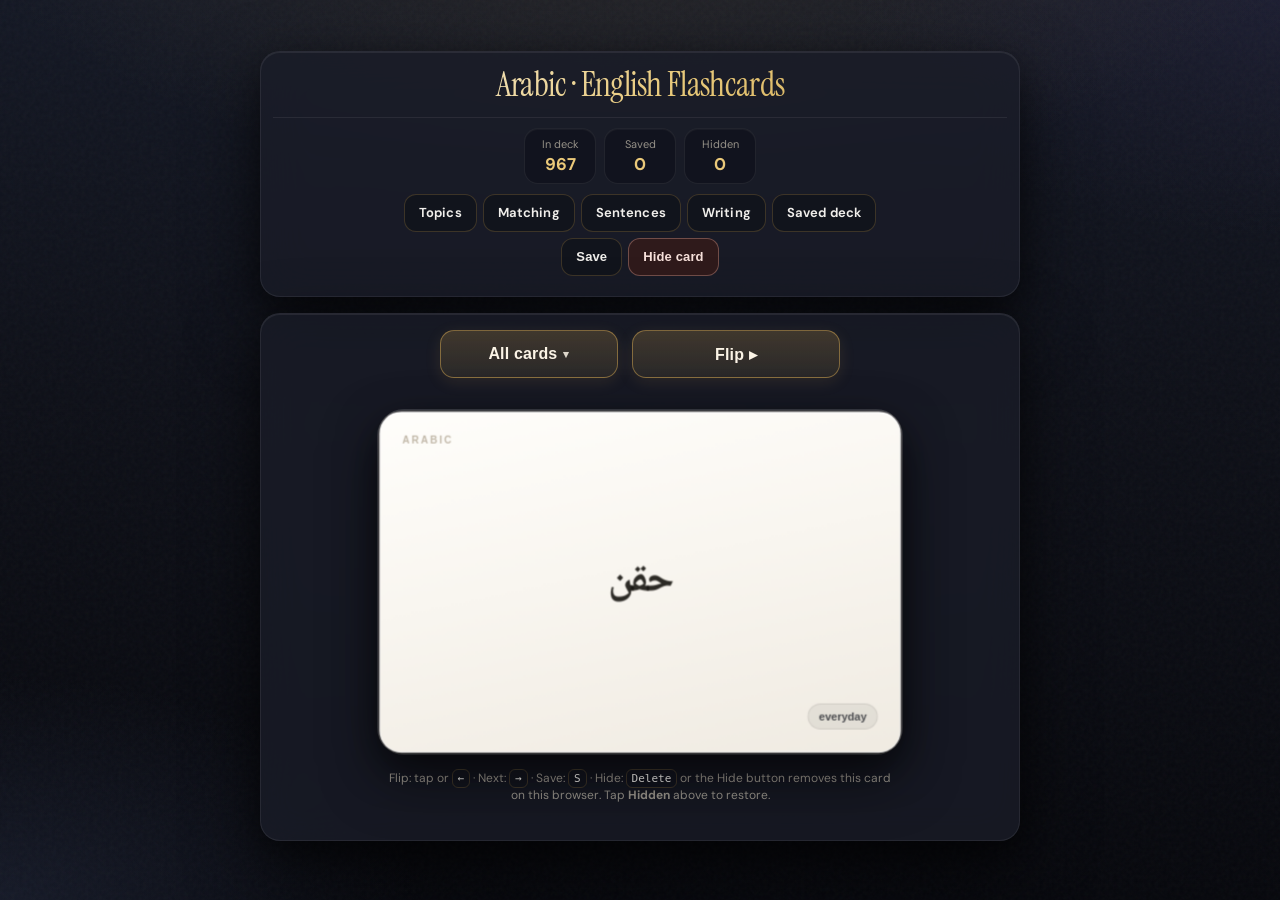
<file: index.html>
<!doctype html>
<html lang="en">
  <head>
    <meta charset="UTF-8" />
    <meta name="viewport" content="width=device-width, initial-scale=1.0, viewport-fit=cover" />
    <title>Arabic · English Flashcards</title>
    <link rel="stylesheet" href="./style.css" />
    <link rel="preconnect" href="https://fonts.googleapis.com" />
    <link rel="preconnect" href="https://fonts.gstatic.com" crossorigin />
    <link
      href="https://fonts.googleapis.com/css2?family=Noto+Naskh+Arabic:wght@500;700&display=swap"
      rel="stylesheet"
    />
  </head>
  <body class="deckPage">
    <main class="app">
      <header class="header headerCompact">
        <h1 class="title titleCenter">Arabic · English Flashcards</h1>
        <div class="phraseToolbar deckToolbar" aria-label="Deck">
          <div class="stats phraseToolbar-stats">
            <div class="stat">
              <div class="statLabel">In deck</div>
              <div class="statValue" id="statDeck">—</div>
            </div>
            <a class="stat statLink" href="./saved.html" title="Open saved vocabulary deck">
              <div class="statLabel">Saved</div>
              <div class="statValue" id="statSaved">—</div>
            </a>
            <a class="stat statLink" href="./hidden.html" title="View or restore hidden cards">
              <div class="statLabel">Hidden</div>
              <div class="statValue" id="statRemoved">—</div>
            </a>
          </div>
          <div class="phraseToolbar-actions">
            <div class="phraseToolbar-actionsInner" aria-label="Study modes and deck actions">
              <nav
                class="phraseToolbar-nav"
                data-site-nav
                data-site-nav-variant="deck"
                aria-label="Study modes"
              ></nav>
              <nav class="phraseToolbar-nav" aria-label="Deck actions">
                <button
                  class="btn ghost btnSm phraseToolbar-navBtn"
                  id="saveBtn"
                  type="button"
                  title="Keyboard shortcut: S"
                >
                  Save
                </button>
                <button
                  class="btn danger btnSm phraseToolbar-navBtn"
                  id="hideCardBtn"
                  type="button"
                  title="Remove from deck on this browser"
                >
                  Hide card
                </button>
              </nav>
            </div>
          </div>
        </div>
      </header>

      <section class="stage">
        <section class="panel studyPanel" aria-label="Study">
          <div class="studyRow" role="group" aria-label="Topic and card controls">
            <div class="studyControlBar">
              <div class="topicDrop" id="topicDrop">
                <button
                  type="button"
                  class="btn navBtn primary topicDropBtn"
                  id="topicDropBtn"
                  aria-haspopup="listbox"
                  aria-expanded="false"
                  aria-controls="topicDropMenu"
                >
                  <span class="topicDropBtnText" id="topicDropLabel">All cards</span>
                  <span class="topicDropChev" aria-hidden="true">▾</span>
                </button>
                <div
                  class="topicDropMenu"
                  id="topicDropMenu"
                  role="listbox"
                  aria-label="Choose a topic"
                  hidden
                ></div>
              </div>
              <button type="button" class="btn navBtn primary studyFlipBtn desktopOnlyControl" id="stepBtn">
                Flip ▸
              </button>
            </div>
          </div>

          <div class="flashcardStage">
            <button
              type="button"
              class="flashcardHit"
              id="flashcardHit"
              aria-label="Flashcard — click to flip"
            >
              <div class="flashcard3d">
                <div class="flashcardInner" id="flashcardInner">
                  <div class="flashFace flashFaceFront">
                    <span class="flashLabel">Arabic</span>
                    <p class="flashWord flashWordAr" id="textAr">—</p>
                    <span class="flashCornerTag" id="deckTag">—</span>
                  </div>
                  <div class="flashFace flashFaceBack">
                    <span class="flashLabel">English</span>
                    <p class="flashWord" id="textEnBack">—</p>
                  </div>
                </div>
              </div>
            </button>
          </div>

          <p class="deckHelpNote muted">
            Flip: tap or <kbd>←</kbd> · Next: <kbd>→</kbd> · Save: <kbd>S</kbd> · Hide:
            <kbd>Delete</kbd> or the Hide button removes this card on this browser. Tap
            <strong>Hidden</strong> above to restore.
          </p>

          <div class="miniHelp" id="toastBar">
            <span id="saveToast" class="saveToast" aria-live="polite"></span>
          </div>
        </section>
      </section>
    </main>

    <script src="./topics-data.js"></script>
    <script src="./english-display.js"></script>
    <script src="./wordbank.js" defer></script>
    <script src="./site-nav.js" defer></script>
    <script src="./main.js" defer></script>
    <script src="./mobile-deck.js" defer></script>
  </body>
</html>
</file>
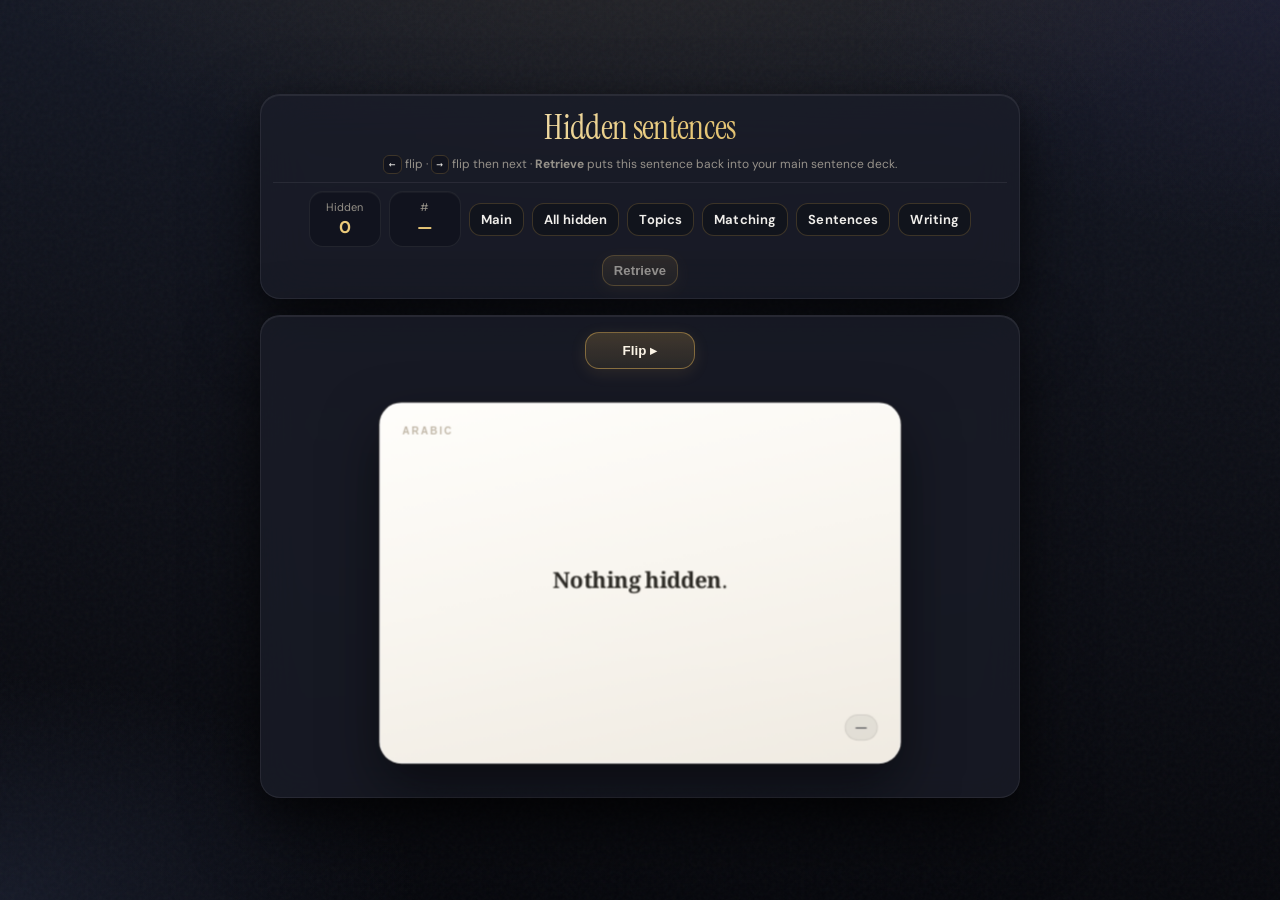
<file: hidden-sentences.html>
<!doctype html>
<html lang="en">
  <head>
    <meta charset="UTF-8" />
    <meta name="viewport" content="width=device-width, initial-scale=1.0, viewport-fit=cover" />
    <title>Hidden sentences</title>
    <link rel="stylesheet" href="./style.css" />
      <link rel="preconnect" href="https://fonts.googleapis.com" />
    <link rel="preconnect" href="https://fonts.gstatic.com" crossorigin />
    <link href="https://fonts.googleapis.com/css2?family=Noto+Naskh+Arabic:wght@500;700&display=swap" rel="stylesheet" />
  </head>
  <body class="phrasePage">
    <main class="app">
      <header class="header headerCompact">
        <h1 class="title titleCenter">Hidden sentences</h1>
        <p class="subtitle subtitleTight desktopOnlyControl">
          <kbd>←</kbd> flip · <kbd>→</kbd> flip then next · <strong>Retrieve</strong> puts this sentence back into your
          main sentence deck.
        </p>
        <div class="stats statsRow" aria-label="Hidden sentences">
          <div class="stat">
            <div class="statLabel">Hidden</div>
            <div class="statValue" id="statTotal">—</div>
          </div>
          <div class="stat">
            <div class="statLabel">#</div>
            <div class="statValue" id="statPosition">—</div>
          </div>
          <a class="btn ghost btnSm" href="./index.html">Main</a>
          <a class="btn ghost btnSm" href="./hidden.html">All hidden</a>
          <a class="btn ghost btnSm" href="./topics.html">Topics</a>
          <a class="btn ghost btnSm" href="./matching.html">Matching</a>
          <a class="btn ghost btnSm" href="./phrases.html">Sentences</a>
          <a class="btn ghost btnSm" href="./writing.html">Writing</a>
          <button class="btn primary btnSm" id="retrieveBtn" type="button">Retrieve</button>
        </div>
      </header>

      <section class="stage">
        <section class="panel studyPanel" aria-label="Hidden sentence cards">
          <div class="studyRow" role="group" aria-label="Card controls">
            <div class="studyControlBar studyControlBar--solo">
              <button type="button" class="btn navBtn primary studyNextBtn" id="stepBtn">Flip ▸</button>
            </div>
          </div>

          <div class="flashcardStage">
            <button
              type="button"
              class="flashcardHit"
              id="flashcardHit"
              aria-label="Sentence flashcard — click to flip"
            >
              <div class="flashcard3d">
                <div class="flashcardInner" id="flashcardInner">
                                    <div class="flashFace flashFaceFront">
                    <span class="flashLabel">Arabic</span>
                    <p class="flashWord flashWordAr" id="textAr">—</p>
                    <span class="flashCornerTag" id="cornerTag">—</span>
                  </div>
                  <div class="flashFace flashFaceBack">
                    <span class="flashLabel">English</span>
                    <p class="flashWord" id="textEnBack">—</p>
                  </div>
                </div>
              </div>
            </button>
          </div>

        </section>
      </section>
    </main>

    <script src="./english-display.js"></script>
    <script src="./sentence-bank.js" defer></script>
    <script src="./hidden-sentences.js" defer></script>
    <script src="./mobile-deck.js" defer></script>
  </body>
</html>
</file>
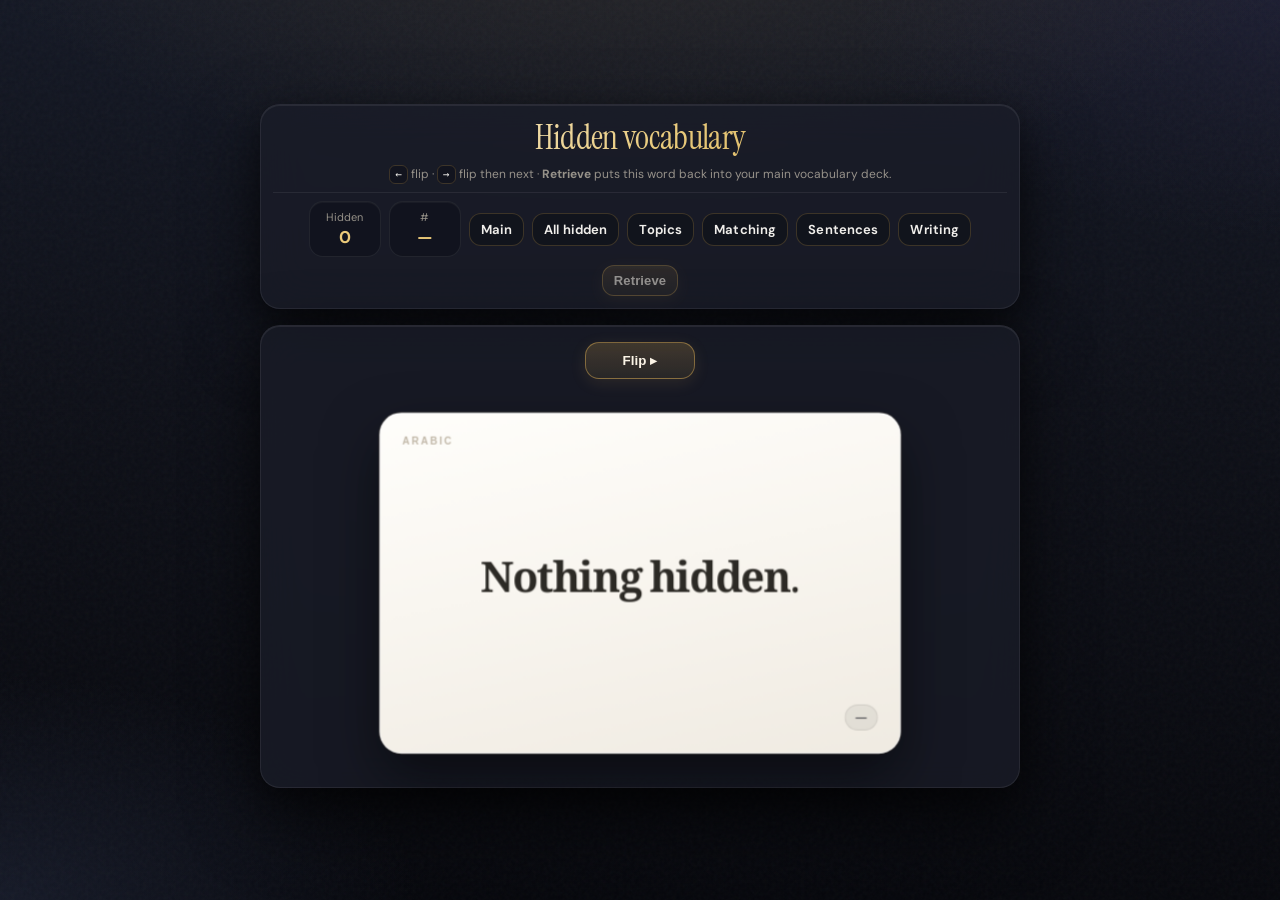
<file: hidden-words.html>
<!doctype html>
<html lang="en">
  <head>
    <meta charset="UTF-8" />
    <meta name="viewport" content="width=device-width, initial-scale=1.0, viewport-fit=cover" />
    <title>Hidden vocabulary</title>
    <link rel="stylesheet" href="./style.css" />
      <link rel="preconnect" href="https://fonts.googleapis.com" />
    <link rel="preconnect" href="https://fonts.gstatic.com" crossorigin />
    <link href="https://fonts.googleapis.com/css2?family=Noto+Naskh+Arabic:wght@500;700&display=swap" rel="stylesheet" />
  </head>
  <body>
    <main class="app">
      <header class="header headerCompact">
        <h1 class="title titleCenter">Hidden vocabulary</h1>
        <p class="subtitle subtitleTight desktopOnlyControl">
          <kbd>←</kbd> flip · <kbd>→</kbd> flip then next · <strong>Retrieve</strong> puts this word back into your main
          vocabulary deck.
        </p>
        <div class="stats statsRow" aria-label="Hidden words">
          <div class="stat">
            <div class="statLabel">Hidden</div>
            <div class="statValue" id="statTotal">—</div>
          </div>
          <div class="stat">
            <div class="statLabel">#</div>
            <div class="statValue" id="statPosition">—</div>
          </div>
          <a class="btn ghost btnSm" href="./index.html">Main</a>
          <a class="btn ghost btnSm" href="./hidden.html">All hidden</a>
          <a class="btn ghost btnSm" href="./topics.html">Topics</a>
          <a class="btn ghost btnSm" href="./matching.html">Matching</a>
          <a class="btn ghost btnSm" href="./phrases.html">Sentences</a>
          <a class="btn ghost btnSm" href="./writing.html">Writing</a>
          <button class="btn primary btnSm" id="retrieveBtn" type="button">Retrieve</button>
        </div>
      </header>

      <section class="stage">
        <section class="panel studyPanel" aria-label="Hidden vocabulary cards">
          <div class="studyRow" role="group" aria-label="Card controls">
            <div class="studyControlBar studyControlBar--solo">
              <button type="button" class="btn navBtn primary studyNextBtn" id="stepBtn">Flip ▸</button>
            </div>
          </div>

          <div class="flashcardStage">
            <button
              type="button"
              class="flashcardHit"
              id="flashcardHit"
              aria-label="Flashcard — click to flip"
            >
              <div class="flashcard3d">
                <div class="flashcardInner" id="flashcardInner">
                                    <div class="flashFace flashFaceFront">
                    <span class="flashLabel">Arabic</span>
                    <p class="flashWord flashWordAr" id="textAr">—</p>
                    <span class="flashCornerTag" id="cornerTag">—</span>
                  </div>
                  <div class="flashFace flashFaceBack">
                    <span class="flashLabel">English</span>
                    <p class="flashWord" id="textEnBack">—</p>
                  </div>
                </div>
              </div>
            </button>
          </div>

        </section>
      </section>
    </main>

    <script src="./english-display.js"></script>
    <script src="./wordbank.js" defer></script>
    <script src="./hidden-words.js" defer></script>
    <script src="./mobile-deck.js" defer></script>
  </body>
</html>
</file>
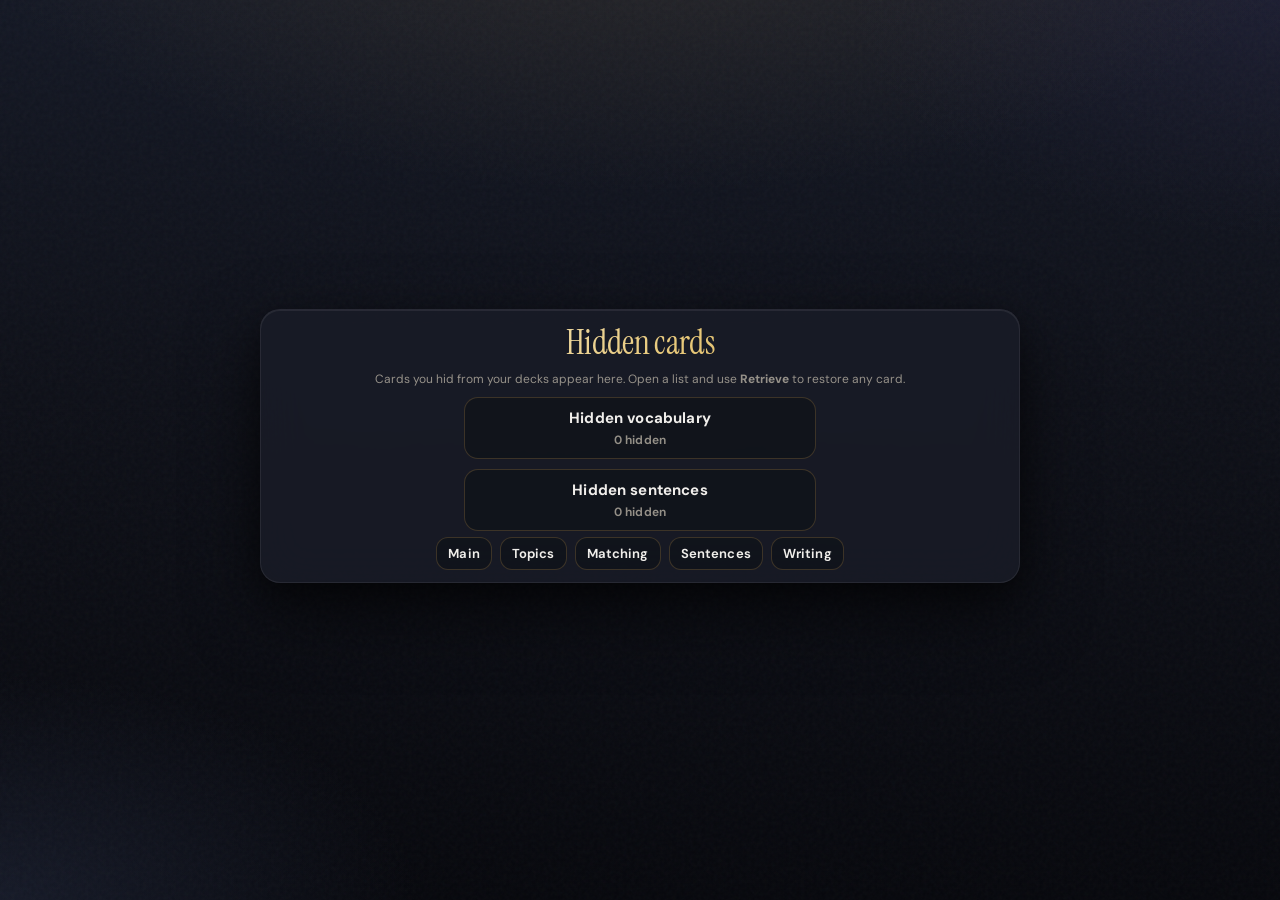
<file: hidden.html>
<!doctype html>
<html lang="en">
  <head>
    <meta charset="UTF-8" />
    <meta name="viewport" content="width=device-width, initial-scale=1.0, viewport-fit=cover" />
    <title>Hidden — Arabic · English</title>
    <link rel="stylesheet" href="./style.css" />
  </head>
  <body>
    <main class="app">
      <header class="header headerCompact">
        <h1 class="title titleCenter">Hidden cards</h1>
        <p class="subtitle subtitleTight desktopOnlyControl">
          Cards you hid from your decks appear here. Open a list and use <strong>Retrieve</strong> to restore any
          card.
        </p>
        <div class="hiddenHub">
          <a class="hiddenHubCard btn ghost" href="./hidden-words.html">
            <span class="hiddenHubTitle">Hidden vocabulary</span>
            <span class="hiddenHubMeta muted"><span id="countWords">0</span> hidden</span>
          </a>
          <a class="hiddenHubCard btn ghost" href="./hidden-sentences.html">
            <span class="hiddenHubTitle">Hidden sentences</span>
            <span class="hiddenHubMeta muted"><span id="countSentences">0</span> hidden</span>
          </a>
        </div>
        <nav class="stats statsRow hiddenHubBack" data-site-nav data-site-nav-variant="hubBack" aria-label="Navigation"></nav>
      </header>
    </main>
    <script src="./hidden-hub.js" defer></script>
      <script src="./site-nav.js" defer></script>
  </body>
</html>
</file>
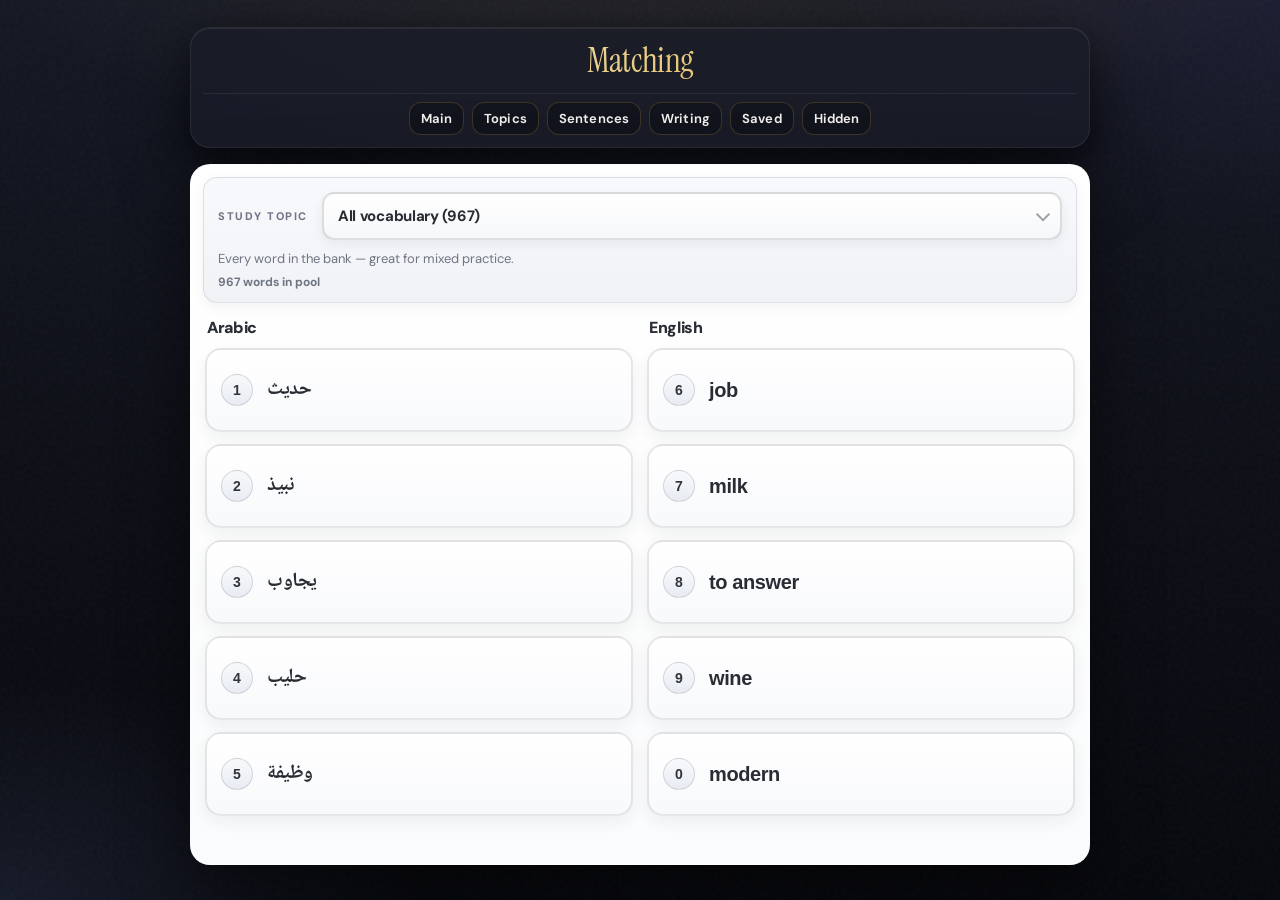
<file: matching.html>
<!doctype html>
<html lang="en">
  <head>
    <meta charset="UTF-8" />
    <meta name="viewport" content="width=device-width, initial-scale=1.0, viewport-fit=cover" />
    <title>Matching — Arabic · English</title>
    <link rel="stylesheet" href="./style.css" />
    <link rel="preconnect" href="https://fonts.googleapis.com" />
    <link rel="preconnect" href="https://fonts.gstatic.com" crossorigin />
    <link href="https://fonts.googleapis.com/css2?family=Noto+Naskh+Arabic:wght@500;700&display=swap" rel="stylesheet" />
  </head>
  <body class="matchingPage">
    <main class="app">
      <header class="header headerCompact">
        <h1 class="title titleCenter">Matching</h1>
        <nav
          class="stats statsRow"
          data-site-nav
          data-site-nav-variant="secondary"
          data-site-nav-current="matching"
          aria-label="Navigation"
        ></nav>
      </header>

      <section class="stage">
        <section class="panel matchPanel" aria-label="Matching game">
          <div class="matchTopicBar" aria-label="Topic filter">
            <div class="matchTopicBarMain">
              <label class="matchTopicLabel" for="matchTopicSelect">Study topic</label>
              <div class="matchTopicSelectWrap">
                <select id="matchTopicSelect" class="matchTopicSelect" aria-describedby="matchTopicBlurb"></select>
              </div>
            </div>
            <p class="matchTopicBlurb muted" id="matchTopicBlurb">Choose a topic to match words from that slice of the bank.</p>
            <p class="matchTopicPool muted" id="matchTopicPool" aria-live="polite"></p>
          </div>

          <div class="matchEmpty" id="matchEmpty" hidden>
            <p class="matchEmptyTitle">Not enough words in this topic</p>
            <p class="matchEmptyText muted">You need at least 5 words to play matching. Try another topic or use <strong>All vocabulary</strong>.</p>
          </div>

          <div class="matchPlayArea" id="matchPlayArea">
          <div class="matchTopRow" aria-label="Round status">
            <div class="matchStats">
              <div class="matchStat">
                <div class="matchStatLabel">Correct</div>
                <div class="matchStatValue" id="matchCorrect">0</div>
              </div>
              <div class="matchStat">
                <div class="matchStatLabel">Mistakes</div>
                <div class="matchStatValue" id="matchMistakes">0</div>
              </div>
            </div>
            <div class="matchControls">
              <button class="btn ghost btnSm" id="matchResetBtn" type="button">New round</button>
            </div>
          </div>

          <div class="matchGrid" role="group" aria-label="Arabic and English choices">
            <div class="matchCol" aria-label="Arabic">
              <div class="matchColHead">
                <span class="matchColTitle">Arabic</span>
              </div>
              <div class="matchList" id="matchLeft" aria-label="Arabic list"></div>
            </div>

            <div class="matchCol" aria-label="English">
              <div class="matchColHead">
                <span class="matchColTitle">English</span>
              </div>
              <div class="matchList" id="matchRight" aria-label="English list"></div>
            </div>
          </div>

          <div class="matchToastRow" aria-live="polite">
            <span class="matchToast" id="matchToast"></span>
          </div>
          </div>
        </section>
      </section>
    </main>

    <script src="./topics-data.js"></script>
    <script src="./english-display.js"></script>
    <script src="./wordbank.js" defer></script>
    <script src="./matching.js" defer></script>
    <script src="./site-nav.js" defer></script>
  </body>
</html>
</file>
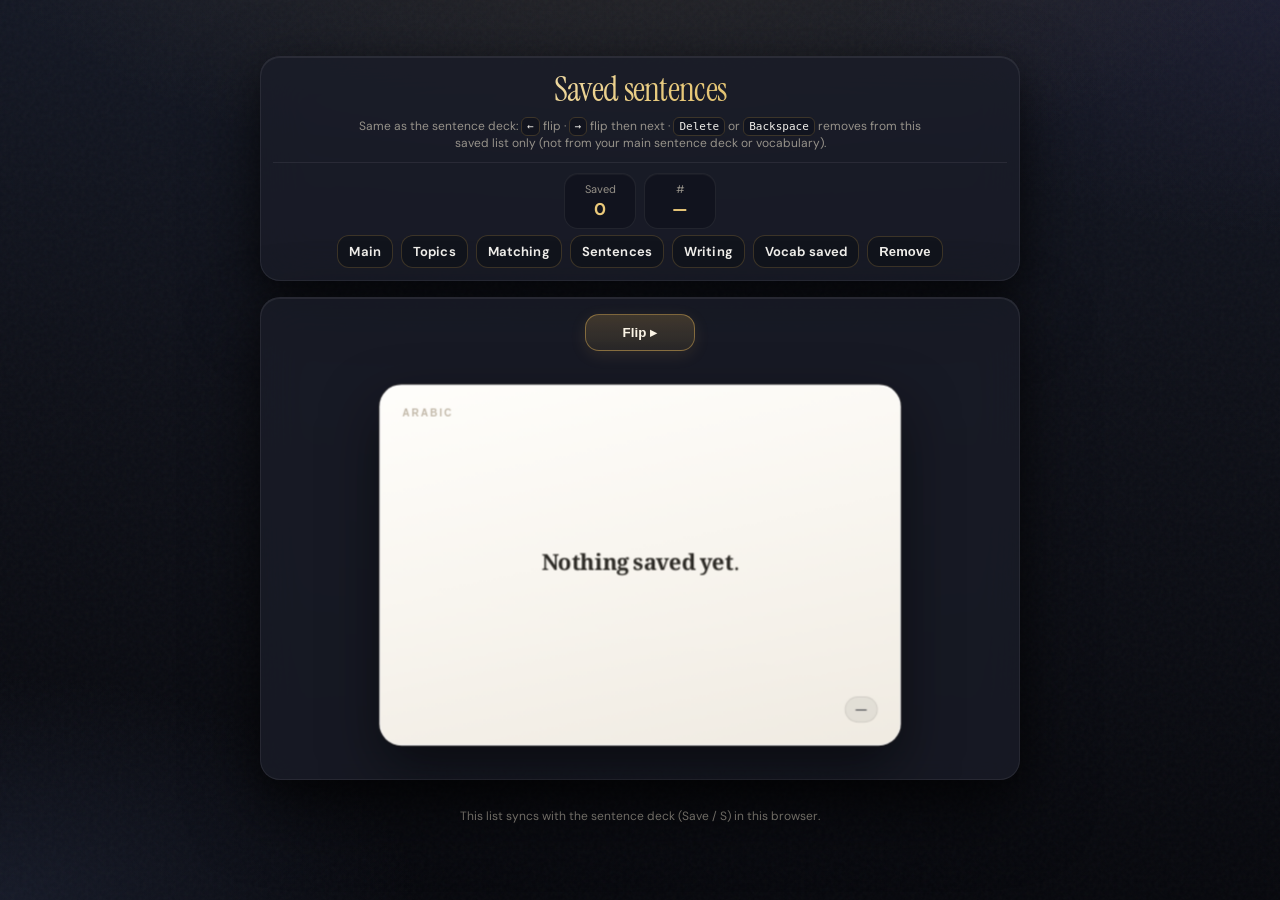
<file: phrases-saved.html>
<!doctype html>
<html lang="en">
  <head>
    <meta charset="UTF-8" />
    <meta name="viewport" content="width=device-width, initial-scale=1.0, viewport-fit=cover" />
    <title>Saved sentences</title>
    <link rel="stylesheet" href="./style.css" />
      <link rel="preconnect" href="https://fonts.googleapis.com" />
    <link rel="preconnect" href="https://fonts.gstatic.com" crossorigin />
    <link href="https://fonts.googleapis.com/css2?family=Noto+Naskh+Arabic:wght@500;700&display=swap" rel="stylesheet" />
  </head>
  <body class="phrasePage">
    <main class="app">
      <header class="header headerCompact">
        <h1 class="title titleCenter">Saved sentences</h1>
        <p class="subtitle subtitleTight desktopOnlyControl">
          Same as the sentence deck: <kbd>←</kbd> flip · <kbd>→</kbd> flip then next ·
          <kbd>Delete</kbd> or <kbd>Backspace</kbd> removes from this saved list only (not from your main sentence deck
          or vocabulary).
        </p>
        <div class="phraseToolbar" aria-label="Saved sentences">
          <div class="stats phraseToolbar-stats">
            <div class="stat">
              <div class="statLabel">Saved</div>
              <div class="statValue" id="statTotal">—</div>
            </div>
            <div class="stat">
              <div class="statLabel">#</div>
              <div class="statValue" id="statPosition">—</div>
            </div>
          </div>
          <nav class="phraseToolbar-nav" aria-label="Saved sentences actions">
            <a class="btn ghost btnSm phraseToolbar-navBtn" href="./index.html">Main</a>
            <a class="btn ghost btnSm phraseToolbar-navBtn" href="./topics.html">Topics</a>
            <a class="btn ghost btnSm phraseToolbar-navBtn" href="./matching.html">Matching</a>
            <a class="btn ghost btnSm phraseToolbar-navBtn" href="./phrases.html">Sentences</a>
            <a class="btn ghost btnSm phraseToolbar-navBtn" href="./writing.html">Writing</a>
            <a class="btn ghost btnSm phraseToolbar-navBtn" href="./saved.html">Vocab saved</a>
            <button class="btn ghost btnSm phraseToolbar-navBtn" id="removeSavedBtn" type="button">Remove</button>
          </nav>
        </div>
      </header>

      <section class="stage">
        <section class="panel studyPanel" aria-label="Saved sentence flashcards">
          <div class="studyRow" role="group" aria-label="Card controls">
            <div class="studyControlBar studyControlBar--solo">
              <button type="button" class="btn navBtn primary studyNextBtn" id="stepBtn">Flip ▸</button>
            </div>
          </div>

          <div class="flashcardStage">
            <button
              type="button"
              class="flashcardHit"
              id="flashcardHit"
              aria-label="Sentence flashcard — click to flip"
            >
              <div class="flashcard3d">
                <div class="flashcardInner" id="flashcardInner">
                                    <div class="flashFace flashFaceFront">
                    <span class="flashLabel">Arabic</span>
                    <p class="flashWord flashWordAr" id="textAr">—</p>
                    <span class="flashCornerTag" id="cornerTag">—</span>
                  </div>
                  <div class="flashFace flashFaceBack">
                    <span class="flashLabel">English</span>
                    <p class="flashWord" id="textEnBack">—</p>
                  </div>
                </div>
              </div>
            </button>
          </div>

        </section>
      </section>

      <footer class="footer footerBar">
        <span class="muted">This list syncs with the sentence deck (Save / S) in this browser.</span>
      </footer>
    </main>

    <script src="./english-display.js"></script>
    <script src="./phrases-saved.js" defer></script>
    <script src="./mobile-deck.js" defer></script>
      <script src="./site-nav.js" defer></script>
  </body>
</html>
</file>
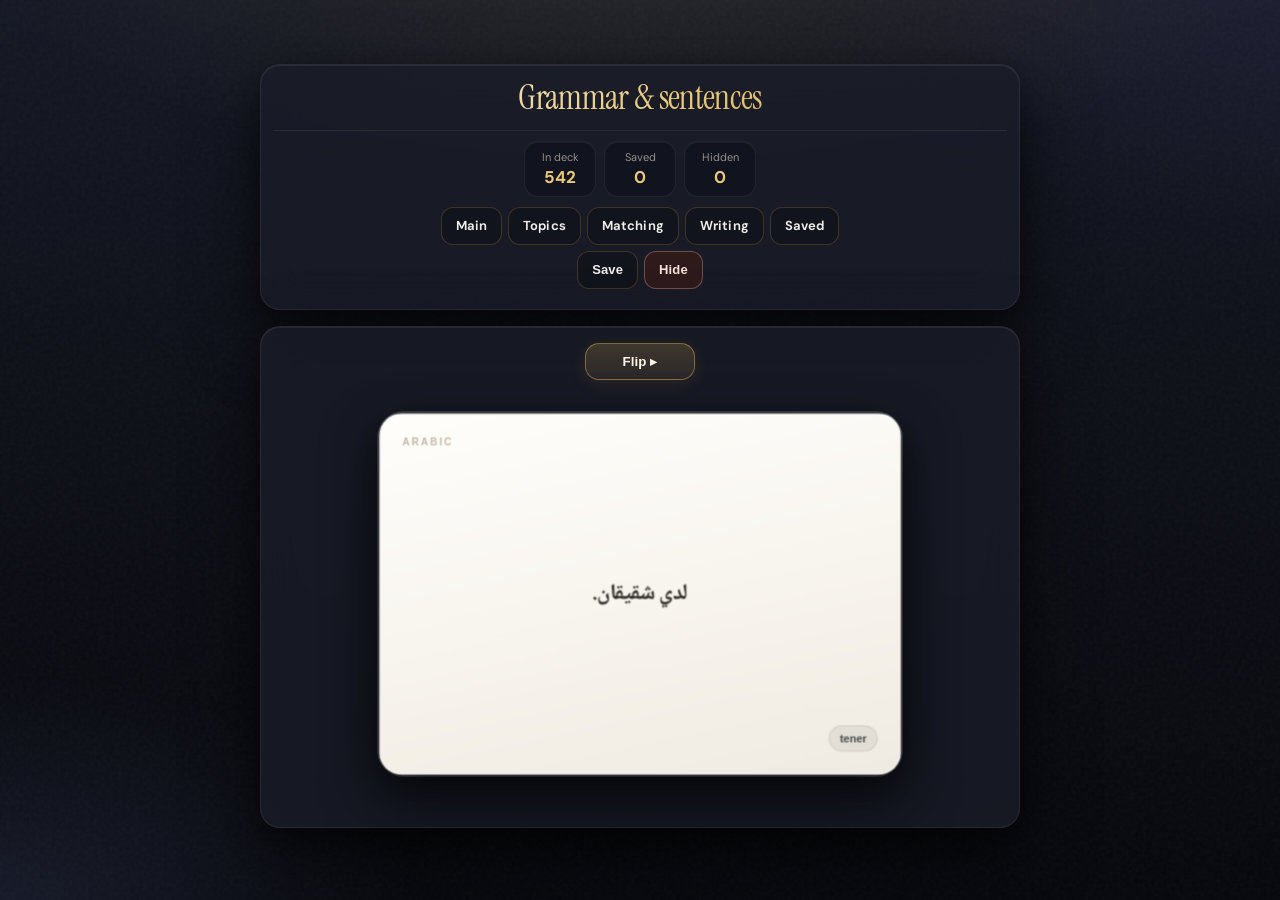
<file: phrases.html>
<!doctype html>
<html lang="en">
  <head>
    <meta charset="UTF-8" />
    <meta name="viewport" content="width=device-width, initial-scale=1.0, viewport-fit=cover" />
    <title>Sentences — Arabic · English</title>
    <link rel="stylesheet" href="./style.css" />
      <link rel="preconnect" href="https://fonts.googleapis.com" />
    <link rel="preconnect" href="https://fonts.gstatic.com" crossorigin />
    <link href="https://fonts.googleapis.com/css2?family=Noto+Naskh+Arabic:wght@500;700&display=swap" rel="stylesheet" />
  </head>
  <body class="phrasePage">
    <main class="app">
      <header class="header headerCompact">
        <h1 class="title titleCenter">Grammar & sentences</h1>
        <div class="phraseToolbar" aria-label="Sentence deck">
          <div class="stats phraseToolbar-stats">
            <div class="stat">
              <div class="statLabel">In deck</div>
              <div class="statValue" id="statDeck">—</div>
            </div>
            <a class="stat statLink" href="./phrases-saved.html" title="Open saved sentences">
              <div class="statLabel">Saved</div>
              <div class="statValue" id="statSaved">—</div>
            </a>
            <a class="stat statLink" href="./hidden.html" title="View or restore hidden vocabulary and sentences">
              <div class="statLabel">Hidden</div>
              <div class="statValue" id="statRemoved">—</div>
            </a>
          </div>
          <div class="phraseToolbar-actions">
            <div class="phraseToolbar-actionsInner" aria-label="Study modes and sentence deck actions">
              <nav class="phraseToolbar-nav" data-site-nav data-site-nav-variant="phrases" aria-label="Study modes"></nav>
              <nav class="phraseToolbar-nav" aria-label="Sentence deck actions">
                <button class="btn ghost btnSm phraseToolbar-navBtn" id="saveBtn" type="button" title="Keyboard shortcut: S" aria-label="Save sentence; keyboard shortcut S">
                  Save
                </button>
                <button
                  class="btn danger btnSm phraseToolbar-navBtn"
                  id="hideCardBtn"
                  type="button"
                  title="Hide from sentence deck"
                >
                  Hide
                </button>
              </nav>
            </div>
          </div>
        </div>
      </header>

      <section class="stage">
        <section class="panel studyPanel" aria-label="Sentence flashcards">
          <div class="studyRow" role="group" aria-label="Card controls">
            <div class="studyControlBar studyControlBar--solo">
              <button type="button" class="btn navBtn primary studyNextBtn" id="stepBtn">Flip ▸</button>
            </div>
          </div>

          <div class="flashcardStage">
            <button
              type="button"
              class="flashcardHit"
              id="flashcardHit"
              aria-label="Sentence flashcard — click to flip"
            >
              <div class="flashcard3d">
                <div class="flashcardInner" id="flashcardInner">
                                    <div class="flashFace flashFaceFront">
                    <span class="flashLabel">Arabic</span>
                    <p class="flashWord flashWordAr" id="textAr">—</p>
                    <span class="flashCornerTag" id="deckTag">—</span>
                  </div>
                  <div class="flashFace flashFaceBack">
                    <span class="flashLabel">English</span>
                    <p class="flashWord" id="textEnBack">—</p>
                  </div>
                </div>
              </div>
            </button>
          </div>

          <div class="miniHelp" id="toastBar">
            <span id="saveToast" class="saveToast" aria-live="polite"></span>
          </div>
        </section>
      </section>

    </main>

    <script src="./sentence-bank.js" defer></script>
    <script src="./phrases.js" defer></script>
    <script src="./mobile-deck.js" defer></script>
      <script src="./site-nav.js" defer></script>
  </body>
</html>
</file>
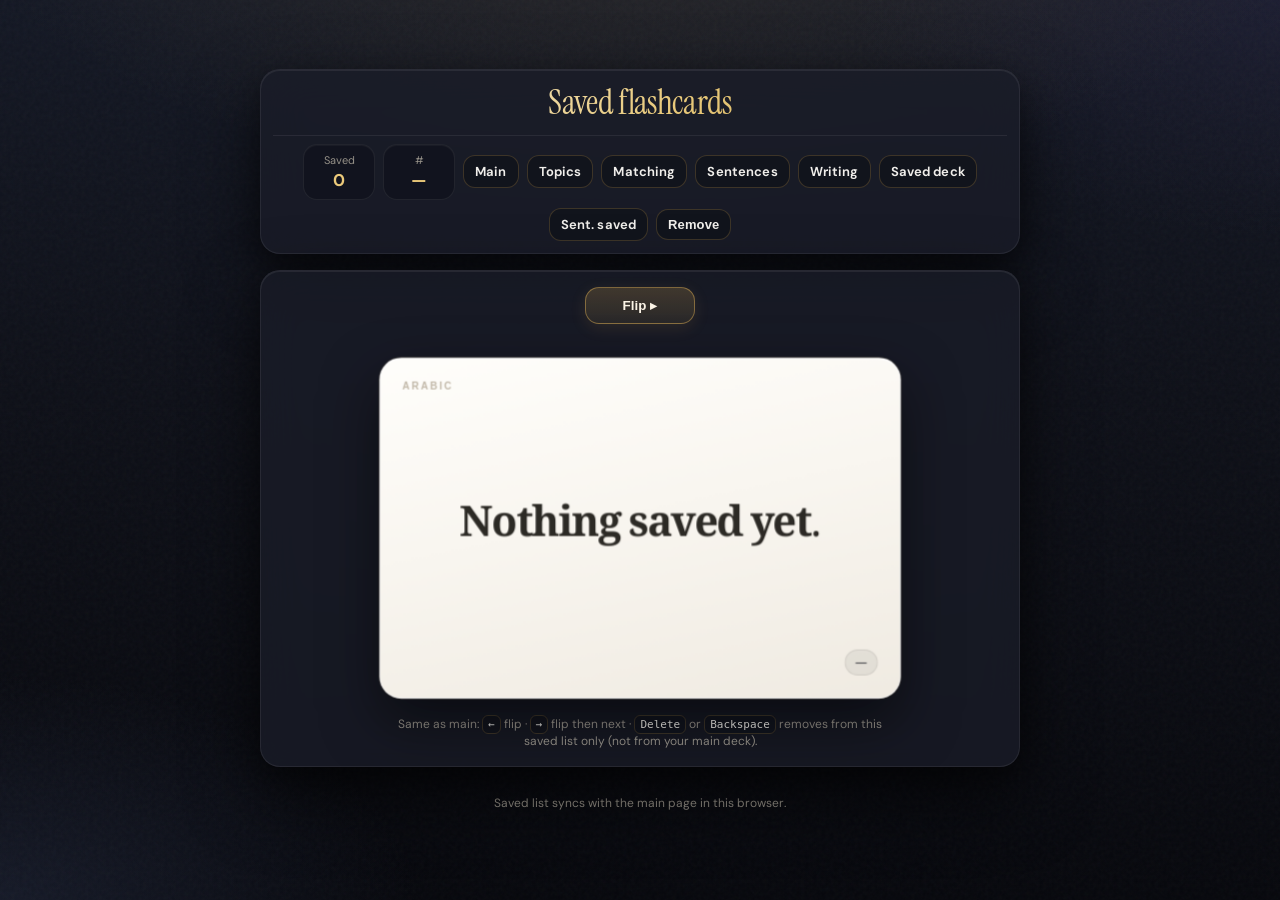
<file: saved.html>
<!doctype html>
<html lang="en">
  <head>
    <meta charset="UTF-8" />
    <meta name="viewport" content="width=device-width, initial-scale=1.0, viewport-fit=cover" />
    <title>Saved — Arabic · English</title>
    <link rel="stylesheet" href="./style.css" />
      <link rel="preconnect" href="https://fonts.googleapis.com" />
    <link rel="preconnect" href="https://fonts.gstatic.com" crossorigin />
    <link href="https://fonts.googleapis.com/css2?family=Noto+Naskh+Arabic:wght@500;700&display=swap" rel="stylesheet" />
  </head>
  <body>
    <main class="app">
      <header class="header headerCompact">
        <h1 class="title titleCenter">Saved flashcards</h1>
        <div class="stats statsRow" aria-label="Saved deck">
          <div class="stat">
            <div class="statLabel">Saved</div>
            <div class="statValue" id="statTotal">—</div>
          </div>
          <div class="stat">
            <div class="statLabel">#</div>
            <div class="statValue" id="statPosition">—</div>
          </div>
          <a class="btn ghost btnSm" href="./index.html">Main</a>
          <a class="btn ghost btnSm" href="./topics.html">Topics</a>
          <a class="btn ghost btnSm" href="./matching.html">Matching</a>
          <a class="btn ghost btnSm" href="./phrases.html">Sentences</a>
          <a class="btn ghost btnSm" href="./writing.html">Writing</a>
          <a class="btn ghost btnSm" href="./saved.html" aria-current="page">Saved deck</a>
          <a class="btn ghost btnSm" href="./phrases-saved.html">Sent. saved</a>
          <button class="btn ghost btnSm" id="removeSavedBtn" type="button">Remove</button>
        </div>
      </header>

      <section class="stage">
        <section class="panel studyPanel" aria-label="Saved flashcards">
          <div class="studyRow" role="group" aria-label="Card controls">
            <div class="studyControlBar studyControlBar--solo">
              <button type="button" class="btn navBtn primary studyNextBtn" id="stepBtn">Flip ▸</button>
            </div>
          </div>

          <div class="flashcardStage">
            <button
              type="button"
              class="flashcardHit"
              id="flashcardHit"
              aria-label="Flashcard — click to flip"
            >
              <div class="flashcard3d">
                <div class="flashcardInner" id="flashcardInner">
                                    <div class="flashFace flashFaceFront">
                    <span class="flashLabel">Arabic</span>
                    <p class="flashWord flashWordAr" id="textAr">—</p>
                    <span class="flashCornerTag" id="cornerTag">—</span>
                  </div>
                  <div class="flashFace flashFaceBack">
                    <span class="flashLabel">English</span>
                    <p class="flashWord" id="textEnBack">—</p>
                  </div>
                </div>
              </div>
            </button>
          </div>

          <p class="deckHelpNote muted">
            Same as main: <kbd>←</kbd> flip · <kbd>→</kbd> flip then next · <kbd>Delete</kbd> or <kbd>Backspace</kbd>
            removes from this saved list only (not from your main deck).
          </p>
        </section>
      </section>

      <footer class="footer footerBar">
        <span class="muted">Saved list syncs with the main page in this browser.</span>
      </footer>
    </main>

    <script src="./english-display.js"></script>
    <script src="./saved.js" defer></script>
    <script src="./mobile-deck.js" defer></script>
  </body>
</html>
</file>
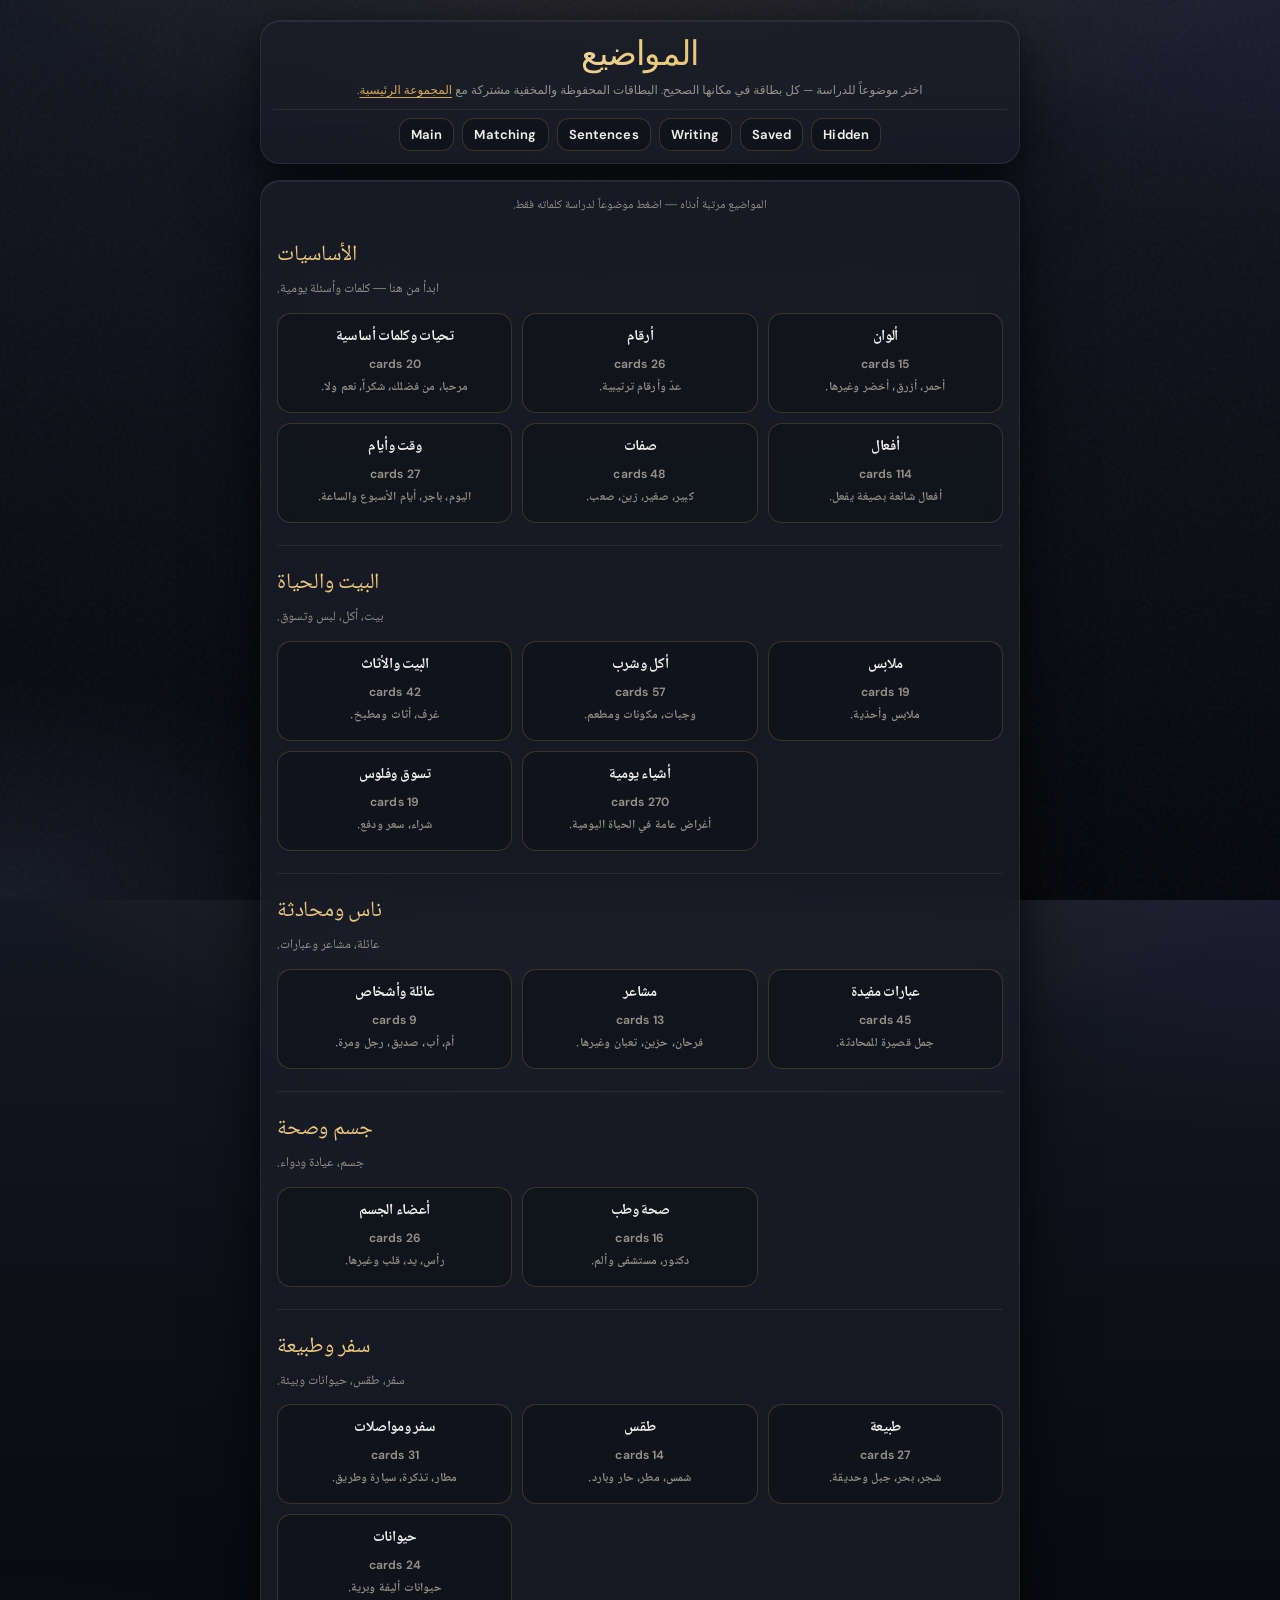
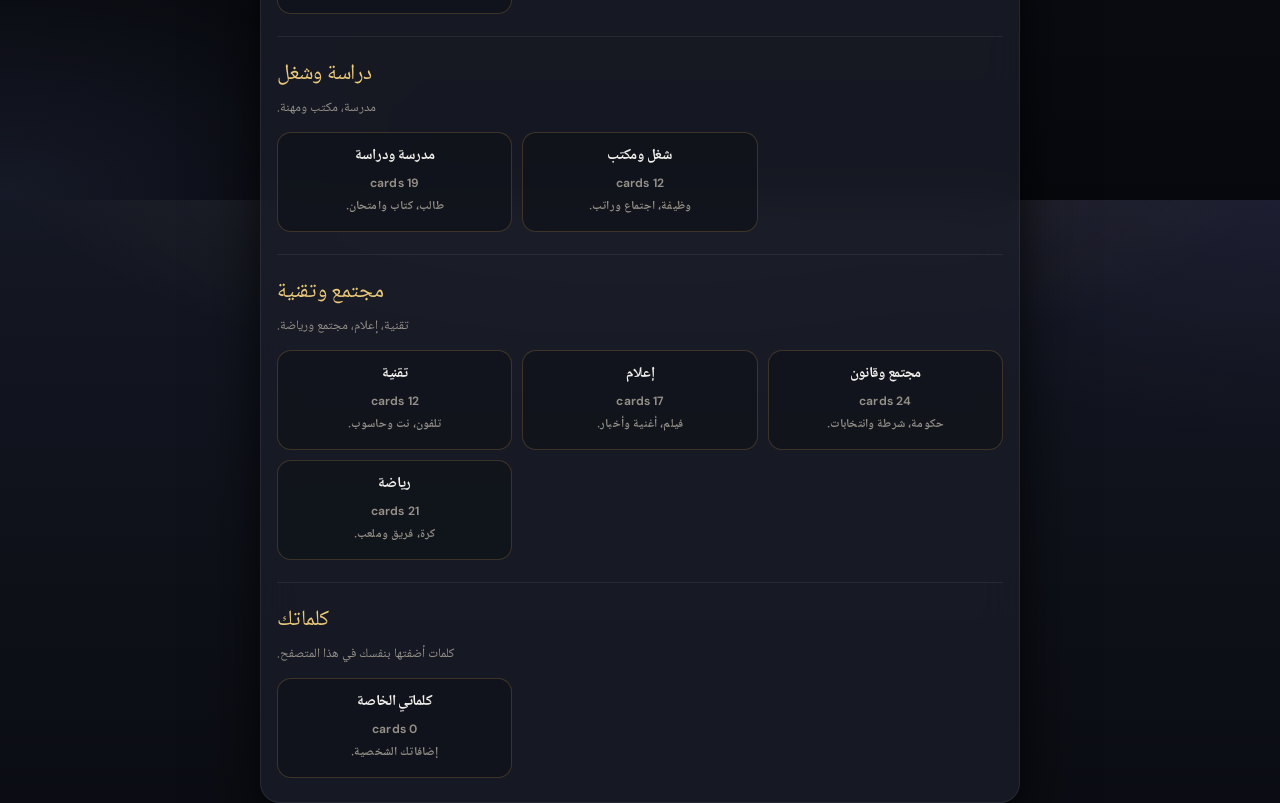
<file: topic.html>
<!doctype html>
<html lang="en">
  <head>
    <meta charset="UTF-8" />
    <meta name="viewport" content="width=device-width, initial-scale=1.0, viewport-fit=cover" />
    <title>Topic study — Arabic · English</title>
    <link rel="stylesheet" href="./style.css" />
      <link rel="preconnect" href="https://fonts.googleapis.com" />
    <link rel="preconnect" href="https://fonts.gstatic.com" crossorigin />
    <link href="https://fonts.googleapis.com/css2?family=Noto+Naskh+Arabic:wght@500;700&display=swap" rel="stylesheet" />
  </head>
  <body class="deckPage">
    <main class="app">
      <header class="header headerCompact">
        <h1 class="title titleCenter" id="topicStudyHeading">Topic study</h1>
        <p class="subtitle subtitleTight desktopOnlyControl" id="topicStudySubtitle">
          Subset of your main deck by topic. Full deck is unchanged on
          <a class="muted inlineLink" href="./index.html">Main deck</a>.
        </p>
        <div class="stats statsRow" aria-label="Deck">
          <div class="stat">
            <div class="statLabel">In topic</div>
            <div class="statValue" id="statDeck">—</div>
          </div>
          <a class="stat statLink" href="./saved.html" title="Open saved vocabulary deck">
            <div class="statLabel">Saved</div>
            <div class="statValue" id="statSaved">—</div>
          </a>
          <a class="stat statLink" href="./hidden.html" title="View or restore hidden vocabulary">
            <div class="statLabel">Hidden</div>
            <div class="statValue" id="statRemoved">—</div>
          </a>
          <button
            class="btn ghost btnSm"
            id="saveBtn"
            type="button"
            title="Keyboard shortcut: S"
            aria-label="Save to memory bank; keyboard shortcut S"
          >
            Save
          </button>
          <a class="btn ghost btnSm" href="./index.html">Main</a>
          <a class="btn ghost btnSm" href="./topics.html">Topics</a>
          <a class="btn ghost btnSm" href="./matching.html">Matching</a>
          <a class="btn ghost btnSm" href="./phrases.html">Sentences</a>
          <a class="btn ghost btnSm" href="./writing.html">Writing</a>
          <a class="btn ghost btnSm" href="./saved.html">Saved deck</a>
          <button
            class="btn danger btnSm"
            id="hideCardBtn"
            type="button"
            title="Remove this word from your main deck on this browser"
          >
            Hide card
          </button>
        </div>
      </header>

      <section class="stage">
        <section class="panel studyPanel" aria-label="Topic study">
          <div class="studyRow" role="group" aria-label="Card controls">
            <div class="studyControlBar studyControlBar--solo">
              <button
                type="button"
                class="btn navBtn primary studyFlipBtn desktopOnlyControl"
                id="stepBtn"
              >
                Flip ▸
              </button>
            </div>
          </div>

          <div class="flashcardStage">
            <button
              type="button"
              class="flashcardHit"
              id="flashcardHit"
              aria-label="Flashcard — click to flip"
            >
              <div class="flashcard3d">
                <div class="flashcardInner" id="flashcardInner">
                  <div class="flashFace flashFaceFront">
                    <span class="flashLabel">Arabic</span>
                    <p class="flashWord flashWordAr" id="textAr">—</p>
                    <span class="flashCornerTag" id="deckTag">—</span>
                  </div>
                  <div class="flashFace flashFaceBack">
                    <span class="flashLabel">English</span>
                    <p class="flashWord" id="textEnBack">—</p>
                  </div>
                </div>
              </div>
            </button>
          </div>

          <p class="deckHelpNote muted">
            Flip: click the card or <kbd>←</kbd> · Next: <kbd>→</kbd> or the Flip/Next button · Save:
            <kbd>S</kbd> · Hide: <kbd>Delete</kbd> or the Hide button.
          </p>

          <div class="miniHelp" id="toastBar">
            <span id="saveToast" class="saveToast" aria-live="polite"></span>
          </div>
        </section>
      </section>
    </main>

    <script src="./topics-data.js"></script>
    <script src="./english-display.js"></script>
    <script src="./wordbank.js" defer></script>
    <script src="./topic-main.js" defer></script>
    <script src="./mobile-deck.js" defer></script>
  </body>
</html>
</file>
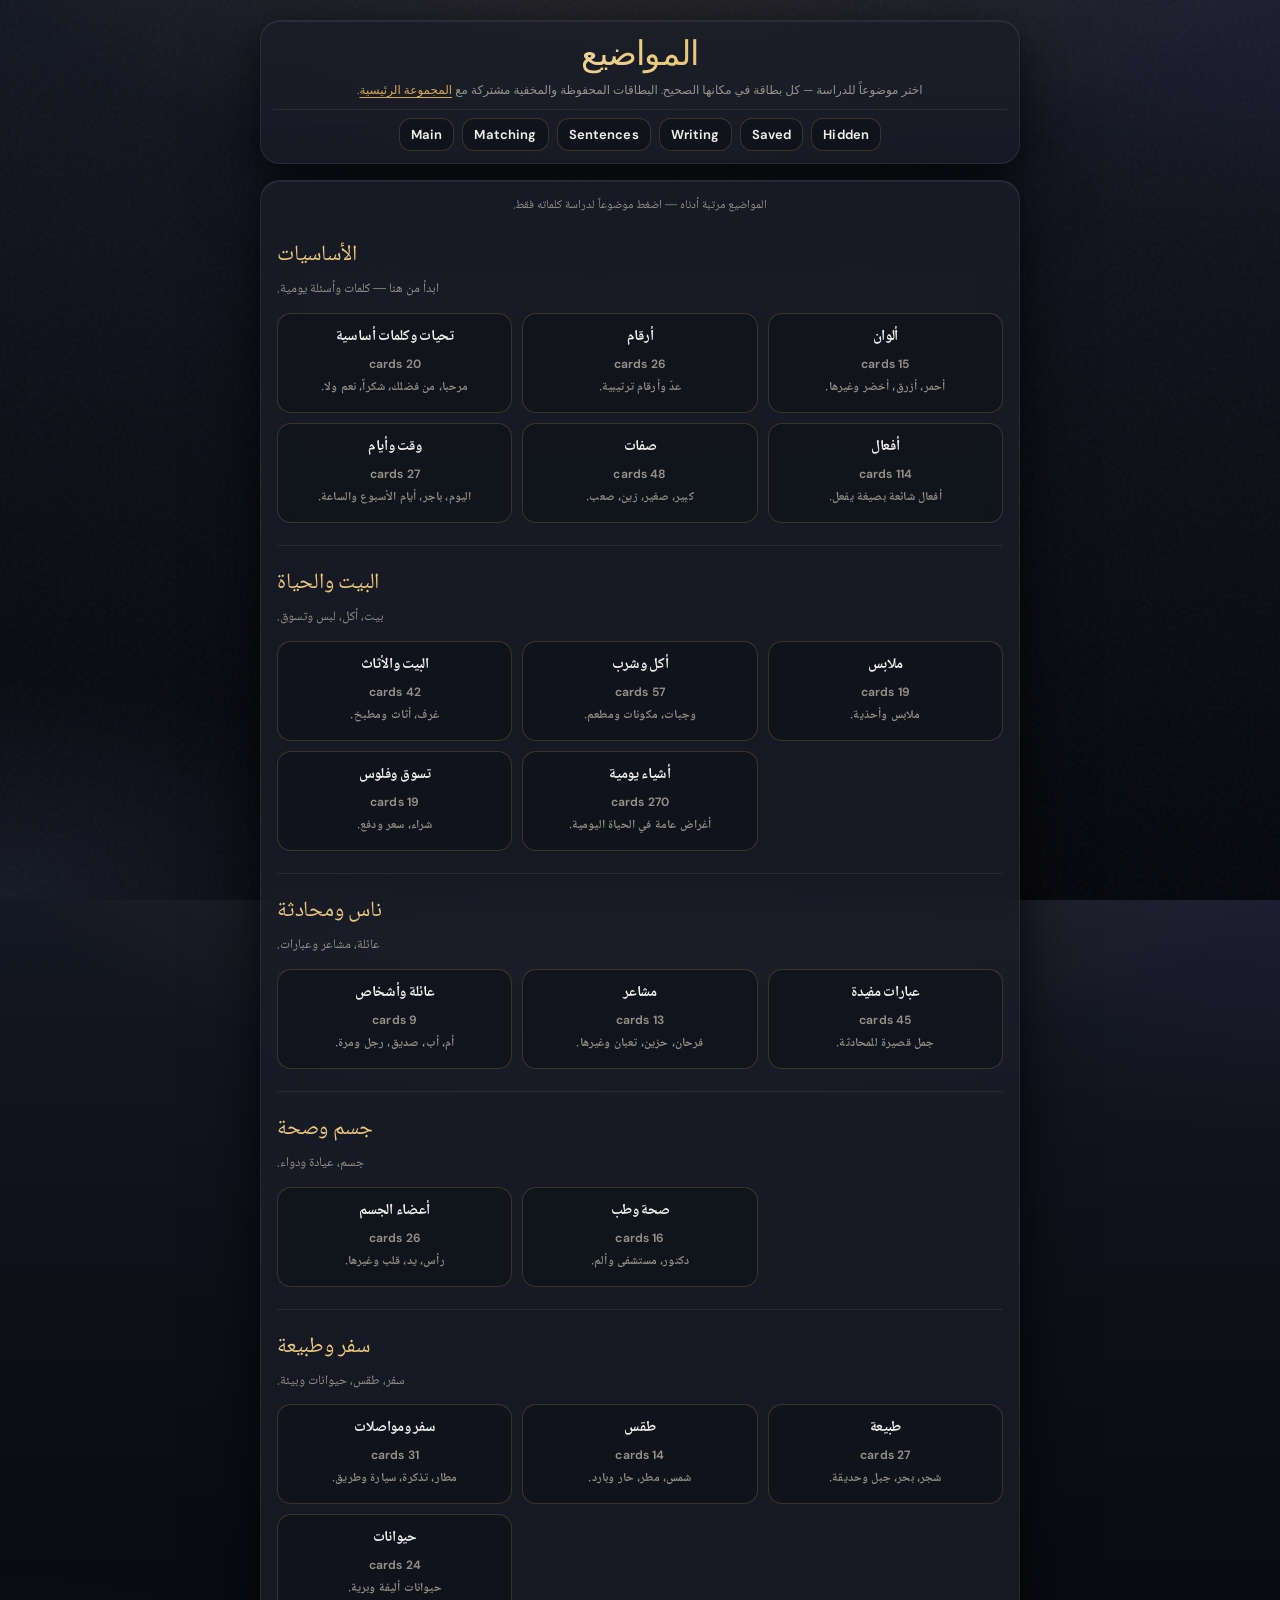
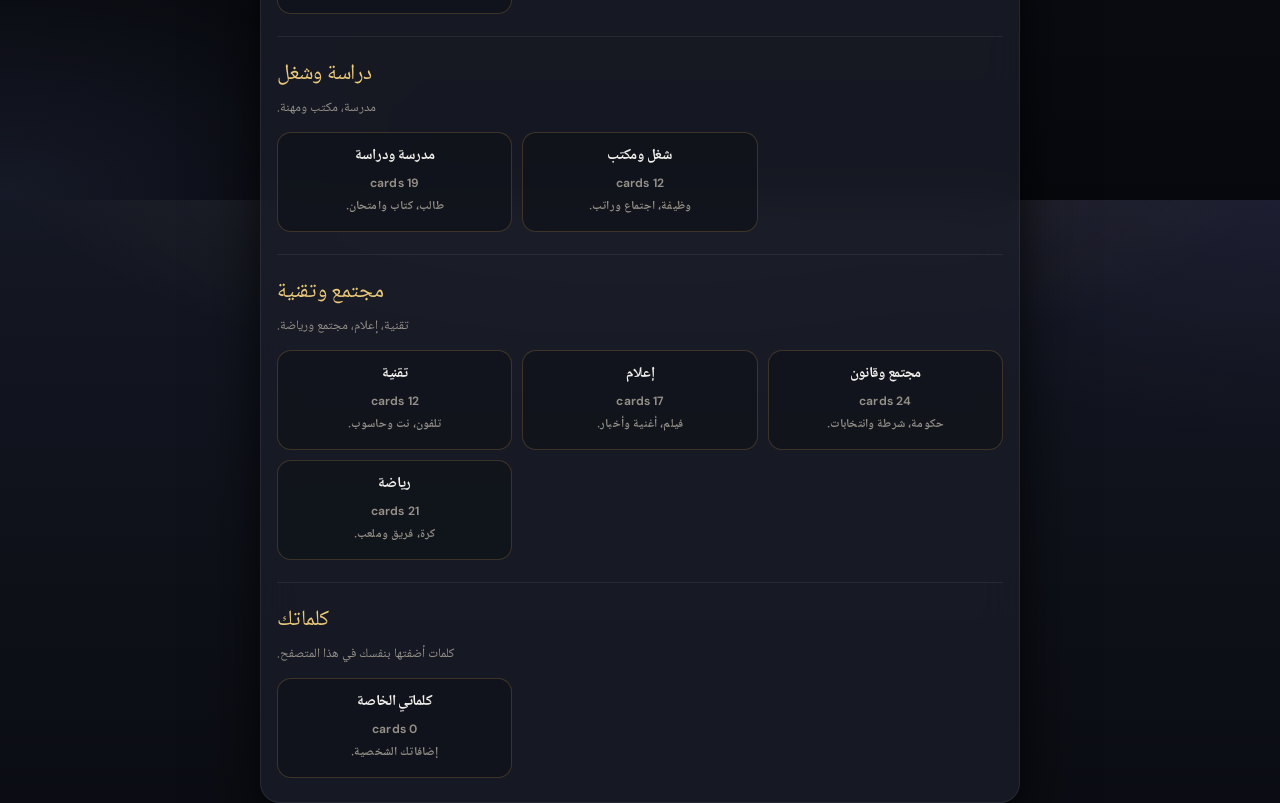
<file: topics.html>
<!doctype html>
<html lang="en">
  <head>
    <meta charset="UTF-8" />
    <meta name="viewport" content="width=device-width, initial-scale=1.0, viewport-fit=cover" />
    <title>Topics — Arabic · English Flashcards</title>
    <link rel="stylesheet" href="./style.css" />
    <link rel="preconnect" href="https://fonts.googleapis.com" />
    <link rel="preconnect" href="https://fonts.gstatic.com" crossorigin />
    <link href="https://fonts.googleapis.com/css2?family=Noto+Naskh+Arabic:wght@500;700&display=swap" rel="stylesheet" />
  </head>
  <body>
    <main class="app">
      <header class="header headerCompact">
        <h1 class="title titleCenter" lang="ar" dir="rtl">المواضيع</h1>
        <p class="subtitle subtitleTight desktopOnlyControl" lang="ar" dir="rtl">
          اختر موضوعاً للدراسة — كل بطاقة في مكانها الصحيح. البطاقات المحفوظة والمخفية مشتركة مع
          <a class="muted inlineLink" href="./index.html">المجموعة الرئيسية</a>.
        </p>
        <nav
          class="stats statsRow"
          data-site-nav
          data-site-nav-variant="secondary"
          data-site-nav-current="topics"
          aria-label="Navigation"
        ></nav>
      </header>

      <section class="stage">
        <section class="panel studyPanel topicHubPanel" aria-label="Topic list">
          <p class="studyHint muted studyHintSolo" id="topicHubIntro">
            Loading topics…
          </p>
          <div class="topicHubSections" id="topicHubSections" aria-live="polite"></div>
        </section>
      </section>
    </main>

    <script src="./topics-data.js"></script>
    <script src="./topics-hub.js"></script>
    <script src="./site-nav.js" defer></script>
    <script src="./english-display.js"></script>
    <script src="./wordbank.js" defer></script>
  </body>
</html>
</file>
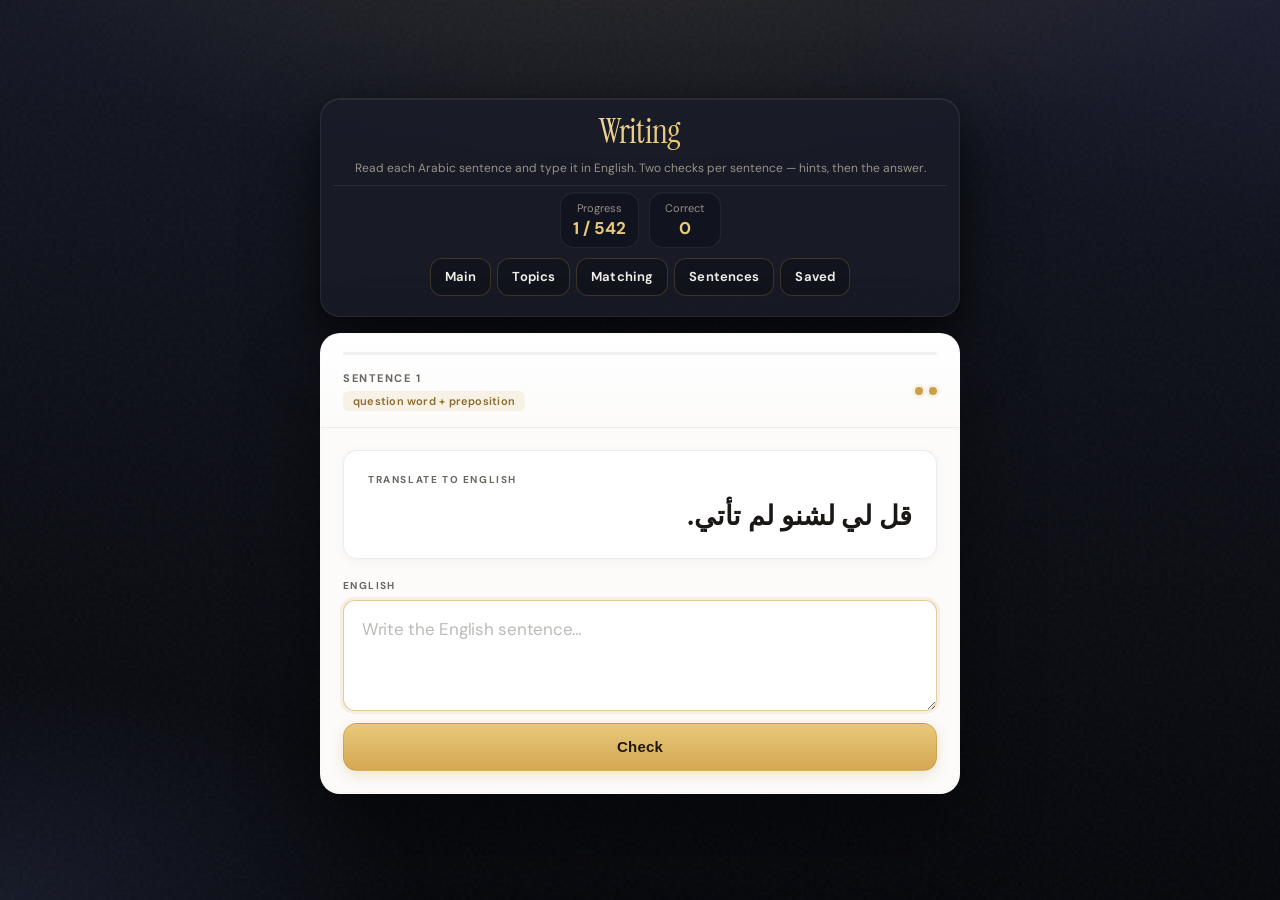
<file: writing.html>
<!doctype html>
<html lang="en">
  <head>
    <meta charset="UTF-8" />
    <meta name="viewport" content="width=device-width, initial-scale=1.0, viewport-fit=cover" />
    <title>Writing — Arabic · English</title>
    <link rel="stylesheet" href="./style.css" />
  </head>
  <body class="writingPage">
    <main class="app">
      <header class="header headerCompact">
        <h1 class="title titleCenter">Writing</h1>
        <p class="subtitle subtitleTight desktopOnlyControl">
          Read each Arabic sentence and type it in English. Two checks per sentence — hints, then the answer.
        </p>
        <div class="stats statsRow writingStats" aria-label="Writing progress">
          <div class="stat">
            <div class="statLabel">Progress</div>
            <div class="statValue" id="statProgress">—</div>
          </div>
          <div class="stat">
            <div class="statLabel">Correct</div>
            <div class="statValue" id="statCorrect">0</div>
          </div>
        </div>
        <div class="phraseToolbar-actions">
          <div class="phraseToolbar-actionsInner" aria-label="Navigation">
            <nav class="phraseToolbar-nav" data-site-nav data-site-nav-variant="writing" aria-label="Study modes"></nav>
          </div>
        </div>
      </header>

      <section class="stage">
        <section class="panel writePanel" aria-label="Sentence writing practice">
          <header class="writeHeader">
            <div
              class="writeProgressTrack"
              role="progressbar"
              aria-valuemin="0"
              aria-valuemax="100"
              aria-valuenow="0"
              id="progressBar"
            >
              <div class="writeProgressFill" id="progressFill"></div>
            </div>
            <div class="writeTopRow">
              <div class="writeMeta">
                <span class="writeStep" id="stepLabel">Sentence 1</span>
                <span class="writeTag" id="sentenceTag">—</span>
              </div>
              <div class="writeAttempts" id="attemptPills" aria-label="Two tries before the answer is shown">
                <span class="writeAttempt isActive" title="First try"></span>
                <span class="writeAttempt isActive" title="Second try"></span>
              </div>
            </div>
          </header>

          <div class="writePromptCard">
            <span class="writePromptLabel">Translate to English</span>
            <blockquote class="writePromptText writePromptText--ar" id="promptAr" lang="ar" dir="rtl">
              Loading…
            </blockquote>
          </div>

          <form class="writeForm" id="writeForm" novalidate>
            <label class="writeInputLabel" for="answerInput">English</label>
            <textarea
              id="answerInput"
              class="writeInput writeInput--en"
              rows="3"
              placeholder="Write the English sentence…"
              lang="en"
              dir="ltr"
              autocomplete="off"
              autocapitalize="sentences"
              spellcheck="true"
              aria-describedby="feedbackBlock"
            ></textarea>
            <div class="writeFormActions">
              <button type="submit" class="btn writeSubmitBtn" id="submitBtn">Check</button>
              <button type="button" class="btn writeContinueBtn" id="continueBtn" hidden>Continue</button>
            </div>
          </form>

          <aside class="writeCoach" id="feedbackBlock" hidden role="status" aria-live="polite">
            <div class="writeCoachMain">
              <div class="writeCoachIcon" id="feedbackIcon" aria-hidden="true"></div>
              <div class="writeCoachCopy">
                <p class="writeCoachEyebrow" id="feedbackBadge">Hint</p>
                <p class="writeCoachTitle" id="feedbackTitle"></p>
                <ul class="writeCoachList" id="hintList" hidden></ul>
              </div>
              <button
                type="button"
                class="writeRevealBtn"
                id="revealBtn"
                hidden
                aria-label="Reveal the correct answer"
              >
                Reveal
              </button>
            </div>
            <div class="writeAnswerBox" id="answerBox" hidden>
              <p class="writeAnswerBoxText" id="answerBoxText"></p>
            </div>
            <p class="writeCoachNote" id="feedbackBody" hidden></p>
          </aside>
        </section>
      </section>
    </main>

    <script src="./sentence-bank.js" defer></script>
    <script src="./english-display.js" defer></script>
    <script src="./writing.js" defer></script>
      <script src="./site-nav.js" defer></script>
  </body>
</html>
</file>
<file: style.css>
/* Arabic ↔ English flashcards · premium navy + gold */
@import url("https://fonts.googleapis.com/css2?family=DM+Sans:ital,opsz,wght@0,9..40,400;0,9..40,500;0,9..40,600;0,9..40,700;0,9..40,800;1,9..40,400&family=Instrument+Serif:ital@0;1&display=swap");

:root {
  --bg-deep: #07080d;
  --bg-mid: #0e1018;
  --bg-top: #141824;

  --panel: rgba(26, 29, 40, 0.78);
  --panel2: rgba(18, 20, 30, 0.88);
  --text: rgba(250, 248, 244, 0.96);
  --muted: rgba(178, 172, 160, 0.82);

  --accent: #d4a853;
  --accent-bright: #ebc97a;
  --accent-soft: rgba(212, 168, 83, 0.16);
  --danger: #e89580;
  --good: #5ecf9a;
  --shadow:
    0 28px 70px rgba(0, 0, 0, 0.58),
    0 10px 28px rgba(0, 0, 0, 0.32),
    inset 0 1px 0 rgba(255, 255, 255, 0.07);
  --radius: 20px;

  --border: rgba(255, 255, 255, 0.07);
  --border-strong: rgba(212, 168, 83, 0.22);
  --surface: rgba(34, 37, 50, 0.92);
  --surface-hover: rgba(46, 50, 66, 0.96);
  --surface-ghost: rgba(16, 18, 26, 0.72);
  --link-hover: #f2ddb0;

  --paper1: linear-gradient(168deg, #fffefb 0%, #f9f6f0 46%, #f0ebe2 100%);
  --paper2: linear-gradient(198deg, #ffffff 0%, #f7f4ee 52%, #ede8df 100%);
  --paperInk: rgba(26, 24, 20, 0.92);

  --flipSuccess: rgba(94, 207, 154, 0.22);
  --flipSuccessDeep: rgba(48, 160, 110, 0.14);
}

* {
  box-sizing: border-box;
}

html,
body {
  height: 100%;
}

body {
  margin: 0;
  -webkit-text-size-adjust: 100%;
  text-size-adjust: 100%;
  font-family: "DM Sans", ui-sans-serif, system-ui, -apple-system, Segoe UI, Roboto, Helvetica, Arial,
    sans-serif;
  color: var(--text);
  min-height: 100%;
  background-color: var(--bg-deep);
  background-image:
    radial-gradient(110% 80% at 50% -20%, rgba(212, 168, 83, 0.14), transparent 52%),
    radial-gradient(70% 55% at 100% 0%, rgba(88, 72, 140, 0.12), transparent 48%),
    radial-gradient(65% 50% at 0% 100%, rgba(40, 48, 72, 0.45), transparent 50%),
    linear-gradient(180deg, var(--bg-top) 0%, var(--bg-mid) 44%, var(--bg-deep) 100%);
  display: grid;
  place-items: center;
  padding: 20px 16px 28px;
  position: relative;
}

body::before {
  content: "";
  position: fixed;
  inset: 0;
  pointer-events: none;
  opacity: 0.035;
  background-image: url("data:image/svg+xml,%3Csvg viewBox='0 0 256 256' xmlns='http://www.w3.org/2000/svg'%3E%3Cfilter id='n'%3E%3CfeTurbulence type='fractalNoise' baseFrequency='0.85' numOctaves='4' stitchTiles='stitch'/%3E%3C/filter%3E%3Crect width='100%25' height='100%25' filter='url(%23n)'/%3E%3C/svg%3E");
  z-index: 0;
}

.app {
  width: min(760px, 100%);
  display: grid;
  gap: 16px;
  position: relative;
  z-index: 1;
}

.header {
  display: flex;
  flex-direction: column;
  align-items: center;
  text-align: center;
  gap: 10px;
  padding: 18px 18px 16px;
  border-radius: var(--radius);
  background: var(--panel);
  backdrop-filter: blur(22px) saturate(1.15);
  -webkit-backdrop-filter: blur(22px) saturate(1.15);
  box-shadow: var(--shadow);
  border: 1px solid var(--border);
}

.headerCompact {
  gap: 6px;
  padding: 10px 12px 12px;
}

.title {
  margin: 0;
  font-family: "Instrument Serif", Georgia, "Times New Roman", serif;
  font-weight: 400;
  letter-spacing: -0.02em;
  font-size: clamp(26px, 3.6vw, 34px);
  background: linear-gradient(135deg, #faf6ef 0%, #e8c97a 55%, #c9a04a 100%);
  -webkit-background-clip: text;
  background-clip: text;
  color: transparent;
}

.titleCenter {
  width: 100%;
  text-align: center;
}

.subtitle {
  margin: 0;
  color: var(--muted);
  font-size: 12px;
  line-height: 1.4;
  max-width: 38rem;
}

.subtitleTight {
  max-width: 36rem;
}

.stats {
  display: flex;
  gap: 8px;
  align-items: center;
  flex-wrap: wrap;
  justify-content: center;
}

.statsRow {
  margin-top: 4px;
  padding-top: 8px;
  border-top: 1px solid var(--border);
  width: 100%;
}

/* Sentence pages: stats on one row, navigation vs deck actions grouped */
.phraseToolbar {
  margin-top: 4px;
  padding-top: 10px;
  border-top: 1px solid var(--border);
  width: 100%;
  display: flex;
  flex-direction: column;
  align-items: center;
  gap: 10px;
}

.phraseToolbar-stats {
  justify-content: center;
}

.phraseToolbar-rows {
  display: flex;
  flex-wrap: wrap;
  gap: 10px 12px;
  justify-content: center;
  align-items: center;
  width: 100%;
  max-width: 100%;
}

.btnCluster {
  display: inline-flex;
  flex-wrap: wrap;
  gap: 6px;
  align-items: center;
  justify-content: center;
  padding: 6px 10px;
  border-radius: 12px;
  background: var(--panel2);
  border: 1px solid var(--border);
}

.btnCluster-actions {
  border-color: var(--border-strong);
}

/* Topics hub — grouped vocabulary subsets */
.topicHubPanel {
  width: 100%;
}

.topicHubSections {
  display: flex;
  flex-direction: column;
  gap: 0;
  width: 100%;
  max-width: 100%;
}

.topicSection {
  padding: 18px 0 22px;
  border-bottom: 1px solid var(--border);
}

.topicSection:last-child {
  border-bottom: none;
  padding-bottom: 8px;
}

.topicSectionHead {
  margin-bottom: 14px;
  text-align: left;
  max-width: 40rem;
}

.topicSectionTitle,
.topicSectionTitle[lang="ar"],
.topicPickCard[lang="ar"] .topicPickTitle,
.topicPickCard[lang="ar"] .topicPickBlurb,
.topicSectionSubtitle[lang="ar"],
#topicHubIntro[lang="ar"] {
  font-family: "Noto Naskh Arabic", "Instrument Serif", Georgia, serif;
}

.topicSectionTitle {
  margin: 0 0 6px;
  font-family: "Instrument Serif", Georgia, serif;
  font-size: clamp(18px, 2.6vw, 22px);
  font-weight: 400;
  letter-spacing: -0.01em;
  color: var(--accent-bright);
}

.topicSectionSubtitle {
  margin: 0;
  font-size: 13px;
  line-height: 1.45;
}

.topicSectionGrid {
  display: grid;
  grid-template-columns: repeat(auto-fill, minmax(220px, 1fr));
  gap: 10px;
  width: 100%;
}

.topicPickCard[lang="ar"] {
  text-align: right;
}

.topicPickCard {
  display: flex;
  flex-direction: column;
  align-items: stretch;
  text-align: left;
  gap: 6px;
  padding: 14px 16px;
  min-height: 100px;
  text-decoration: none;
  color: inherit;
  border-radius: 14px;
  border: 1px solid var(--border);
  background: var(--panel2);
  transition:
    border-color 0.22s ease,
    background 0.22s ease,
    transform 0.2s ease,
    box-shadow 0.22s ease;
}

.topicPickCard:hover {
  border-color: rgba(212, 168, 83, 0.42);
  background: var(--surface-hover);
  box-shadow:
    0 14px 36px rgba(0, 0, 0, 0.42),
    0 0 0 1px rgba(212, 168, 83, 0.08),
    inset 0 1px 0 rgba(255, 255, 255, 0.06);
  transform: translateY(-2px);
}

.topicPickTitle {
  font-weight: 780;
  font-size: 15px;
  letter-spacing: -0.02em;
}

.topicPickMeta {
  font-size: 12px;
  font-variant-numeric: tabular-nums;
}

.topicPickBlurb {
  font-size: 12px;
  line-height: 1.4;
  color: var(--muted);
  margin-top: 2px;
}

.phraseToolbar-sep {
  display: none;
  width: 1px;
  height: 28px;
  background: var(--border);
  flex-shrink: 0;
}

@media (min-width: 520px) {
  .phraseToolbar-sep {
    display: block;
  }
}

/* Sentence deck pages: one flat row of actions (replaces nested clusters on small screens) */
.phraseToolbar-nav {
  display: flex;
  flex-wrap: wrap;
  gap: 8px;
  justify-content: center;
  align-items: center;
  width: 100%;
}

.phraseToolbar-navBtn {
  flex: 0 1 auto;
}

/* Main deck, sentences, writing: one centered horizontal row of tabs/buttons */
body.deckPage .phraseToolbar,
body.phrasePage .phraseToolbar,
body.writingPage .header.headerCompact {
  align-items: center;
  gap: 6px;
}

body.writingPage .stats.writingStats {
  display: flex;
  flex-wrap: nowrap;
  justify-content: center;
  gap: 10px;
  width: 100%;
  margin-top: 2px;
  padding-top: 6px;
  border-top: 1px solid var(--border);
}

body.deckPage .phraseToolbar-actions,
body.phrasePage .phraseToolbar-actions,
body.writingPage .phraseToolbar-actions {
  display: flex;
  justify-content: center;
  align-items: flex-start;
  width: 100%;
  overflow: visible;
  padding: 4px 2px 8px;
}

body.deckPage .phraseToolbar-actionsInner,
body.phrasePage .phraseToolbar-actionsInner,
body.writingPage .phraseToolbar-actionsInner {
  display: flex;
  flex-wrap: wrap;
  align-items: center;
  justify-content: center;
  gap: 6px;
  width: 100%;
  max-width: 100%;
}

body.deckPage .phraseToolbar-actionsInner .phraseToolbar-nav,
body.phrasePage .phraseToolbar-actionsInner .phraseToolbar-nav,
body.writingPage .phraseToolbar-actionsInner .phraseToolbar-nav {
  display: inline-flex;
  flex-wrap: nowrap;
  align-items: center;
  justify-content: center;
  gap: 6px;
}

body.deckPage .phraseToolbar-actionsInner .phraseToolbar-nav > a.btn,
body.deckPage .phraseToolbar-actionsInner .phraseToolbar-nav > button.btn,
body.phrasePage .phraseToolbar-actionsInner .phraseToolbar-nav > a.btn,
body.phrasePage .phraseToolbar-actionsInner .phraseToolbar-nav > button.btn,
body.writingPage .phraseToolbar-actionsInner .phraseToolbar-nav > a.btn,
body.writingPage .phraseToolbar-actionsInner .phraseToolbar-nav > button.btn {
  flex: 0 0 auto;
  width: auto;
  min-width: 0;
  white-space: nowrap;
  min-height: 38px;
  padding: 9px 14px;
  font-size: 13px;
  font-weight: 650;
  line-height: 1.2;
  border-radius: 12px;
  touch-action: manipulation;
  -webkit-tap-highlight-color: transparent;
}

/* Sentence toolbar: every control fills its slot; label centered (links + buttons) */
.phraseToolbar-nav > a.btn,
.phraseToolbar-nav > button.btn {
  display: flex;
  justify-content: center;
  align-items: center;
  text-align: center;
  box-sizing: border-box;
}

.stat {
  padding: 8px 12px;
  border-radius: 14px;
  background: var(--panel2);
  border: 1px solid var(--border);
  min-width: 72px;
  text-align: center;
  box-shadow: inset 0 1px 0 rgba(255, 255, 255, 0.04);
}

a.statLink {
  text-decoration: none;
  color: inherit;
  cursor: pointer;
  transition: background 140ms ease, border-color 140ms ease, transform 140ms ease;
}

a.statLink:hover {
  background: var(--accent-soft);
  border-color: rgba(212, 168, 83, 0.38);
}

a.statLink:focus-visible {
  outline: 2px solid rgba(212, 168, 83, 0.55);
  outline-offset: 2px;
}

.hiddenHub {
  display: flex;
  flex-direction: column;
  gap: 10px;
  width: 100%;
  max-width: 22rem;
  margin: 4px auto 0;
}

.hiddenHubCard {
  display: flex;
  flex-direction: column;
  align-items: flex-start;
  gap: 4px;
  text-align: left;
  padding: 12px 14px;
  border-radius: 14px;
}

.hiddenHubTitle {
  font-weight: 700;
  font-size: 15px;
}

.hiddenHubMeta {
  font-size: 12px;
}

.hiddenHubBack {
  border-top: none;
  padding-top: 0;
  margin-top: 0;
}

.statLabel {
  font-size: 11px;
  color: var(--muted);
}

.statValue {
  font-size: 17px;
  margin-top: 2px;
  font-variant-numeric: tabular-nums;
  font-weight: 700;
  color: var(--accent-bright);
}

.btn {
  appearance: none;
  border: 1px solid var(--border-strong);
  color: var(--text);
  background: var(--surface);
  padding: 10px 12px;
  border-radius: 14px;
  cursor: pointer;
  font-weight: 650;
  letter-spacing: 0.01em;
  transition: transform 140ms ease, background 140ms ease, border-color 140ms ease,
    box-shadow 140ms ease;
  user-select: none;
}

.btnSm {
  padding: 7px 11px;
  border-radius: 12px;
  font-size: 13px;
}

.btn:hover {
  transform: translateY(-1px);
  background: var(--surface-hover);
  border-color: rgba(212, 168, 83, 0.35);
  box-shadow:
    0 10px 28px rgba(0, 0, 0, 0.38),
    0 0 0 1px rgba(212, 168, 83, 0.06);
}

.btn:active {
  transform: translateY(0px);
}

.btn.ghost {
  background: var(--surface-ghost);
}

.btn.danger {
  border-color: rgba(240, 168, 154, 0.35);
  background: rgba(60, 28, 24, 0.65);
  color: rgba(255, 232, 226, 0.96);
}

.btn.danger:hover {
  border-color: rgba(255, 190, 175, 0.45);
  background: rgba(80, 36, 30, 0.75);
}

.btn.primary,
.btn.navBtn.primary {
  border-color: rgba(212, 168, 83, 0.5);
  background: linear-gradient(180deg, rgba(212, 168, 83, 0.22) 0%, rgba(212, 168, 83, 0.1) 100%);
  color: rgba(255, 248, 235, 0.98);
  box-shadow: 0 4px 16px rgba(212, 168, 83, 0.12);
}

.btn.primary:hover,
.btn.navBtn.primary:hover {
  border-color: rgba(235, 201, 122, 0.62);
  background: linear-gradient(180deg, rgba(212, 168, 83, 0.32) 0%, rgba(212, 168, 83, 0.16) 100%);
}

.btn:disabled {
  opacity: 0.55;
  cursor: not-allowed;
  transform: none;
}

.stage {
  display: block;
}

.panel {
  border-radius: var(--radius);
  padding: 16px;
  background: var(--panel);
  backdrop-filter: blur(20px) saturate(1.12);
  -webkit-backdrop-filter: blur(20px) saturate(1.12);
  box-shadow: var(--shadow);
  border: 1px solid var(--border);
}

.studyPanel {
  display: flex;
  flex-direction: column;
  align-items: stretch;
}

.studyRow {
  display: flex;
  flex-direction: column;
  align-items: center;
  margin-bottom: 12px;
  max-width: 100%;
}

.studyControlBar {
  display: flex;
  align-items: stretch;
  justify-content: space-between;
  gap: 14px;
  width: min(400px, 100%);
}

.topicDrop {
  position: relative;
  flex: 1 1 0;
  min-width: 0;
}

.topicDropBtn,
.studyControlBar .studyFlipBtn {
  width: 100%;
  min-width: 0;
  min-height: 48px;
  padding: 10px 14px;
  font-size: 16px;
  font-weight: 700;
  border-radius: 14px;
  display: inline-flex;
  align-items: center;
  justify-content: center;
  gap: 6px;
}

.studyControlBar .studyFlipBtn,
.studyControlBar .studyNextBtn {
  flex: 1 1 0;
}

.studyControlBar--solo {
  justify-content: flex-end;
}

.studyControlBar--solo .studyNextBtn,
.studyControlBar--solo #stepBtn {
  flex: 0 1 auto;
  width: min(140px, 42%);
  min-width: 110px;
}

.topicDropBtnText {
  overflow: hidden;
  text-overflow: ellipsis;
  white-space: nowrap;
  min-width: 0;
}

.topicDropChev {
  flex-shrink: 0;
  font-size: 11px;
  opacity: 0.85;
  transition: transform 0.2s ease;
}

.topicDrop.isOpen .topicDropChev {
  transform: rotate(180deg);
}

.topicDrop.isOpen .topicDropBtn {
  border-color: rgba(235, 201, 122, 0.62);
  box-shadow:
    0 0 0 3px rgba(212, 168, 83, 0.16),
    0 4px 16px rgba(212, 168, 83, 0.12);
}

.topicDropMenu {
  position: absolute;
  z-index: 40;
  top: calc(100% + 6px);
  left: 0;
  right: 0;
  min-width: min(280px, 92vw);
  max-height: min(320px, 50vh);
  overflow: auto;
  margin: 0;
  padding: 6px;
  list-style: none;
  border-radius: 14px;
  background: linear-gradient(180deg, #fcfbfa 0%, #f5f3f0 100%);
  border: 1px solid rgba(212, 168, 83, 0.35);
  box-shadow:
    0 16px 40px rgba(0, 0, 0, 0.35),
    0 0 0 1px rgba(255, 255, 255, 0.06) inset;
  -webkit-overflow-scrolling: touch;
  color: #1a1814;
}

.topicDropGroupLabel {
  margin: 0;
  padding: 8px 12px 4px;
  font-size: 10px;
  font-weight: 800;
  letter-spacing: 0.12em;
  text-transform: uppercase;
  color: #6b6560;
}

.topicDropItem {
  display: flex;
  align-items: center;
  justify-content: space-between;
  gap: 10px;
  width: 100%;
  margin: 0;
  padding: 10px 12px;
  border: none;
  border-radius: 10px;
  background: transparent;
  color: #1a1814;
  font: inherit;
  font-size: 14px;
  font-weight: 600;
  text-align: left;
  cursor: pointer;
  transition:
    background 0.12s ease,
    color 0.12s ease;
}

.topicDropItem:hover:not(:disabled) {
  background: rgba(212, 168, 83, 0.2);
  color: #1f1808;
}

.topicDropItem.isSelected {
  background: rgba(212, 168, 83, 0.32);
  color: #1f1808;
}

.topicDropItem:disabled {
  color: #9a948c;
  opacity: 0.65;
  cursor: not-allowed;
}

.topicDropItemCount {
  flex-shrink: 0;
  font-size: 12px;
  font-weight: 700;
  font-variant-numeric: tabular-nums;
  color: #2d7a52;
}

.topicDropItemLabel {
  min-width: 0;
  overflow: hidden;
  text-overflow: ellipsis;
  white-space: nowrap;
}

/* Mobile-only Flip | Next row (hidden on wider viewports). */
.studyTouchBar {
  display: none;
  align-items: stretch;
  gap: 10px;
  width: 100%;
  margin-bottom: 2px;
}

.studyTouchBar .btn {
  flex: 1;
  display: flex;
  justify-content: center;
  align-items: center;
  text-align: center;
  min-height: 50px;
  font-size: 16px;
  border-radius: 14px;
  touch-action: manipulation;
  -webkit-tap-highlight-color: transparent;
}

.studyHint {
  flex: 1;
  margin: 0;
  font-size: 12px;
  text-align: center;
  line-height: 1.45;
  min-width: 200px;
}

.studyHintSolo {
  flex: none;
  width: 100%;
  margin-bottom: 4px;
}

.navBtn {
  min-width: 110px;
  font-variant-numeric: tabular-nums;
}

.deckHelpNote {
  margin: 0 auto;
  padding: 0 clamp(12px, 4vw, 20px);
  max-width: 34rem;
  font-size: 12px;
  line-height: 1.45;
  text-align: center;
}

.deckHelpNote kbd {
  font-size: 11px;
}

.flashcardStage {
  display: grid;
  place-items: center;
  padding: 10px 0 6px;
  min-height: min(380px, 52vh);
}

.flashcardHit {
  width: min(520px, 100%);
  margin: 0;
  padding: 0;
  border: none;
  background: transparent;
  cursor: pointer;
  border-radius: 24px;
  outline: none;
  touch-action: manipulation;
  -webkit-tap-highlight-color: transparent;
}

.flashcardHit:not(:disabled):hover {
  outline: 1px solid rgba(212, 168, 83, 0.35);
  box-shadow:
    0 16px 48px rgba(0, 0, 0, 0.52),
    0 0 40px rgba(212, 168, 83, 0.08);
}

.flashcardHit:not(:disabled):hover:has(.flashcardInner.isFlipped) {
  outline: 1px solid rgba(94, 207, 154, 0.45);
  box-shadow: 0 16px 48px rgba(0, 0, 0, 0.52);
}

.flashcardHit:is(:disabled) {
  cursor: default;
}

.flashcardHit:focus-visible {
  border-radius: 24px;
  box-shadow:
    0 0 0 3px rgba(255, 255, 255, 0.15),
    0 12px 40px rgba(0, 0, 0, 0.5);
}

.flashcardHit:focus-visible:has(.flashcardInner.isFlipped) {
  box-shadow:
    0 0 0 3px rgba(72, 200, 140, 0.4),
    0 12px 40px rgba(0, 0, 0, 0.5);
}

.flashcard3d {
  perspective: 1400px;
  perspective-origin: 50% 50%;
  /* Avoid compositor quirks on some GPUs when flipping */
  transform: translateZ(0);
  border-radius: 22px;
  /* Keep glow off `filter` — filter + preserve-3d often paints faces transparent after a tab switch */
  isolation: isolate;
  transition: box-shadow 0.45s ease;
}

/* Green success bloom while the Arabic face is showing */
.flashcard3d:has(.flashcardInner.isFlipped) {
  box-shadow:
    0 0 0 1px rgba(94, 207, 154, 0.4),
    0 18px 48px rgba(0, 0, 0, 0.48),
    0 0 60px rgba(94, 207, 154, 0.22),
    0 0 100px rgba(48, 160, 110, 0.1);
}

.flashcardInner {
  position: relative;
  transform-style: preserve-3d;
  -webkit-transform-style: preserve-3d;
  transition: transform 0.58s cubic-bezier(0.22, 1, 0.36, 1);
  border-radius: 22px;
  min-height: min(340px, 44vh);
  width: 100%;
}

.flashcardInner.isFlipped {
  transform: rotateY(180deg);
  -webkit-transform: rotateY(180deg);
}

.flashFace {
  position: absolute;
  inset: 0;
  min-width: 0;
  border-radius: 22px;
  display: grid;
  place-items: center;
  align-content: center;
  padding: clamp(18px, 4vw, 36px);
  backface-visibility: hidden;
  -webkit-backface-visibility: hidden;
  hyphens: none;
  -webkit-hyphens: none;
  color: var(--paperInk);
  border: 1px solid rgba(255, 255, 255, 0.72);
  box-shadow:
    0 1px 0 rgba(255, 255, 255, 0.98) inset,
    0 24px 56px rgba(0, 0, 0, 0.5),
    0 0 0 1px rgba(212, 168, 83, 0.08);
}

.flashFaceFront {
  background: var(--paper1);
  transform: rotateY(0deg) translateZ(4px);
  -webkit-transform: rotateY(0deg) translateZ(4px);
}

.flashFaceBack {
  background:
    radial-gradient(120% 90% at 10% 0%, var(--flipSuccess), transparent 55%),
    radial-gradient(95% 80% at 100% 100%, var(--flipSuccessDeep), transparent 50%),
    linear-gradient(168deg, #ffffff 0%, #f4faf7 42%, #e8f5ee 100%);
  border-color: rgba(56, 175, 125, 0.28);
  transform: rotateY(180deg) translateZ(4px);
  -webkit-transform: rotateY(180deg) translateZ(4px);
  box-shadow:
    0 1px 0 rgba(255, 255, 255, 0.95) inset,
    0 0 0 1px rgba(94, 207, 154, 0.22),
    0 24px 56px rgba(0, 0, 0, 0.5),
    0 0 48px rgba(94, 207, 154, 0.16);
}

.flashLabel {
  position: absolute;
  top: clamp(14px, 3vw, 22px);
  left: clamp(14px, 3vw, 22px);
  font-size: 10px;
  font-weight: 700;
  letter-spacing: 0.2em;
  text-transform: uppercase;
  opacity: 0.5;
  color: rgba(120, 100, 70, 0.9);
}

.flashWord {
  margin: 0;
  padding: 0 clamp(14px, 3vw, 28px);
  font-size: clamp(26px, 4vw, 42px);
  font-weight: 850;
  line-height: 1.15;
  letter-spacing: -0.035em;
  text-align: center;
  min-width: 0;
  max-width: 100%;
  overflow-wrap: break-word;
  word-wrap: break-word;
  word-break: normal;
  hyphens: none;
  -webkit-hyphens: none;
  -moz-hyphens: none;
}

.flashWordAr {
  font-family: "Noto Naskh Arabic", "Geeza Pro", "Arabic Typesetting", "Traditional Arabic", serif;
  direction: rtl;
  unicode-bidi: plaintext;
}

/* Full-sentence cards: slightly smaller type than main deck; wrap at spaces, never auto-hyphens */
.phrasePage .flashFace {
  padding: clamp(16px, 3.5vw, 28px);
  hyphens: none;
  -webkit-hyphens: none;
}

body.phrasePage .flashFace .flashWord {
  font-size: clamp(15px, 2.4vw, 22px);
  line-height: 1.28;
  letter-spacing: -0.02em;
  min-width: 0;
  max-width: 100%;
  overflow-wrap: break-word;
  word-wrap: break-word;
  word-break: normal;
  hyphens: none !important;
  -webkit-hyphens: none !important;
  -moz-hyphens: none !important;
}

.phrasePage .flashcardStage {
  min-height: min(400px, 56vh);
}

.phrasePage .flashcardInner {
  min-height: min(360px, 50vh);
}

/* Separate text layering from curved faces — avoids “mirrored/backward” glyph bugs in some browsers. */
.flashFace .flashWord {
  transform: translateZ(8px);
  -webkit-font-smoothing: antialiased;
}

.flashCornerTag {
  position: absolute;
  bottom: clamp(14px, 3vw, 22px);
  right: clamp(14px, 3vw, 22px);
  padding: 6px 10px;
  font-size: 11px;
  font-weight: 750;
  border-radius: 999px;
  color: rgba(22, 24, 32, 0.75);
  background: rgba(0, 0, 0, 0.06);
  border: 1px solid rgba(0, 0, 0, 0.08);
}

.footer {
  padding: 10px 12px;
  color: var(--muted);
  font-size: 12px;
  text-align: center;
}

.footerBar {
  display: flex;
  flex-wrap: wrap;
  align-items: center;
  justify-content: center;
  gap: 10px 16px;
  padding: 12px 14px;
}

.footerLead {
  color: var(--muted);
  font-size: 12px;
  margin-right: 4px;
}

.footerLink,
.btnLink {
  appearance: none;
  padding: 0;
  margin: 0;
  border: none;
  background: transparent;
  color: var(--accent);
  font: inherit;
  font-size: 13px;
  font-weight: 650;
  cursor: pointer;
  text-decoration: underline;
  text-underline-offset: 3px;
}

.footerLink:hover,
.btnLink:hover {
  color: var(--link-hover);
}

.btnLink {
  display: inline-block;
}

.btnLink input {
  display: none;
}

kbd {
  font-family: ui-monospace, SFMono-Regular, Menlo, Monaco, Consolas, monospace;
  font-size: 11px;
  padding: 2px 5px;
  border-radius: 6px;
  background: var(--panel2);
  border: 1px solid var(--border-strong);
  color: var(--text);
}

.muted {
  color: var(--muted);
}

a.btn {
  text-decoration: none;
  display: inline-flex;
  align-items: center;
}

.inlineLink {
  color: var(--accent);
  text-underline-offset: 3px;
}

.inlineLink:hover {
  color: var(--link-hover);
}

.saveToast {
  font-weight: 750;
  color: var(--good);
  letter-spacing: 0.02em;
  min-height: 1.2em;
}

.miniHelp {
  margin-top: 8px;
  min-height: 1.25em;
  display: flex;
  justify-content: center;
  align-items: center;
}

.miniHelp:empty,
.miniHelp:not(:has(.saveToast:not(:empty))) {
  margin-top: 0;
  min-height: 0;
}

/* ——— Phones & tablets (wide enough to catch phones in landscape) ——— */
@media (max-width: 768px) {
  /* Reduces double-tap zoom on controls while keeping pinch-zoom. */
  html {
    touch-action: manipulation;
    overflow-x: hidden;
    width: 100%;
  }

  body {
    padding: max(8px, env(safe-area-inset-top, 0px)) max(8px, env(safe-area-inset-right, 0px))
      max(10px, env(safe-area-inset-bottom, 0px)) max(8px, env(safe-area-inset-left, 0px));
    overflow-x: hidden;
    width: 100%;
    max-width: 100%;
  }

  .app {
    width: 100%;
    max-width: 100%;
    min-width: 0;
    gap: 10px;
  }

  .header,
  .stage,
  .panel,
  .studyPanel {
    width: 100%;
    max-width: 100%;
    min-width: 0;
  }

  .panel {
    padding: 10px 8px;
  }

  .title {
    font-size: clamp(22px, 6vw, 28px);
  }

  .desktopOnlyControl {
    display: none !important;
  }

  /* Sentence deck header: hide long instruction block on narrow viewports */
  body.phrasePage .header .subtitle {
    display: none !important;
    margin: 0 !important;
    padding: 0 !important;
    max-height: 0 !important;
    overflow: hidden !important;
    border: 0 !important;
  }

  body.phrasePage .header.headerCompact,
  body.deckPage .header.headerCompact {
    gap: 4px;
  }

  .studyTouchBar {
    display: none !important;
  }

  .deckHelpNote {
    display: none !important;
  }

  .footer.footerBar {
    display: none;
  }

  .keyboardHelpBlock {
    display: none !important;
  }

  .miniHelpDesktopOnly {
    display: none !important;
  }

  .headerCompact {
    padding: 8px 10px 10px;
  }

  .headerCompact .stats.statsRow {
    margin-top: 2px;
    padding-top: 6px;
    display: grid;
    grid-template-columns: repeat(3, minmax(0, 1fr));
    gap: 6px;
    width: 100%;
    justify-items: stretch;
  }

  .headerCompact .stats.statsRow > .stat {
    min-width: 0;
    width: 100%;
  }

  .headerCompact .stats.statsRow > a.btn,
  .headerCompact .stats.statsRow > button.btn {
    display: flex !important;
    width: 100%;
    min-width: 0;
    min-height: 44px;
    font-size: 12px;
    justify-content: center !important;
    align-items: center !important;
    text-align: center;
    padding: 8px 6px;
  }

  .stats.statsRow,
  .phraseToolbar-stats {
    gap: 5px;
    row-gap: 6px;
  }

  .stat {
    min-width: 58px;
    padding: 6px 7px;
  }

  .phrasePage .phraseToolbar,
  .deckPage .phraseToolbar {
    margin-top: 0;
    padding-top: 4px;
    gap: 4px;
  }

  .phrasePage .phraseToolbar-stats,
  .deckPage .phraseToolbar-stats {
    flex-wrap: nowrap;
    justify-content: center;
    gap: 5px;
    width: 100%;
  }

  .phrasePage .phraseToolbar-stats .stat,
  .deckPage .phraseToolbar-stats .stat {
    flex: 1 1 0;
    min-width: 0;
    padding: 6px 4px;
  }

  .phrasePage .phraseToolbar-stats .statLabel,
  .deckPage .phraseToolbar-stats .statLabel {
    font-size: 9px;
  }

  .phrasePage .phraseToolbar-stats .statValue,
  .deckPage .phraseToolbar-stats .statValue {
    font-size: 13px;
  }

  body.deckPage .phraseToolbar-actions,
  body.phrasePage .phraseToolbar-actions,
  body.writingPage .phraseToolbar-actions {
    justify-content: center;
    padding: 2px 0 6px;
    overflow: visible;
  }

  body.deckPage .phraseToolbar-actionsInner,
  body.phrasePage .phraseToolbar-actionsInner,
  body.writingPage .phraseToolbar-actionsInner {
    gap: 5px 4px;
  }

  body.deckPage .phraseToolbar-actionsInner .phraseToolbar-nav,
  body.phrasePage .phraseToolbar-actionsInner .phraseToolbar-nav,
  body.writingPage .phraseToolbar-actionsInner .phraseToolbar-nav {
    display: inline-flex;
    flex-wrap: wrap;
    justify-content: center;
    gap: 4px;
  }

  body.deckPage .phraseToolbar-actionsInner .phraseToolbar-nav > a.btn,
  body.deckPage .phraseToolbar-actionsInner .phraseToolbar-nav > button.btn,
  body.phrasePage .phraseToolbar-actionsInner .phraseToolbar-nav > a.btn,
  body.phrasePage .phraseToolbar-actionsInner .phraseToolbar-nav > button.btn,
  body.writingPage .phraseToolbar-actionsInner .phraseToolbar-nav > a.btn,
  body.writingPage .phraseToolbar-actionsInner .phraseToolbar-nav > button.btn {
    min-height: 34px;
    font-size: 11px;
    font-weight: 650;
    padding: 6px 8px;
    line-height: 1.15;
  }

  body.writingPage .headerCompact .stats.writingStats {
    display: flex;
    flex-wrap: nowrap;
    justify-content: center;
    gap: 8px;
    width: 100%;
    max-width: 280px;
    margin-inline: auto;
  }

  body.writingPage .headerCompact .stats.writingStats > .stat {
    flex: 1 1 0;
    min-width: 0;
  }

  .btnSm {
    min-height: 44px;
    padding: 10px 12px;
    font-size: 14px;
  }

  .topicSectionGrid {
    grid-template-columns: 1fr;
  }

  .topicSectionHead {
    text-align: center;
    margin-left: auto;
    margin-right: auto;
  }

  .studyRow {
    margin-bottom: 10px;
    width: 100%;
    max-width: 100%;
    padding: 0 2px;
  }

  .studyControlBar {
    width: 100%;
    max-width: 100%;
    gap: 10px;
  }

  .studyHint {
    min-width: 0;
  }

  .navBtn {
    min-width: 0;
  }

  .topicDropMenu {
    min-width: 100%;
  }

  .studyControlBar {
    display: flex !important;
    width: 100%;
    max-width: 100%;
    gap: 8px;
  }

  .studyControlBar .studyFlipBtn,
  .studyControlBar .studyNextBtn,
  .studyControlBar #stepBtn {
    display: inline-flex !important;
    min-height: 44px;
    font-size: 15px;
  }

  .studyControlBar--solo .studyNextBtn,
  .studyControlBar--solo #stepBtn {
    width: min(140px, 40%);
    min-width: 100px;
  }

  .topicDropBtn {
    min-height: 44px;
    font-size: 14px;
  }

  .topicDropItem {
    min-height: 44px;
    padding: 12px;
  }

  .topicDropMenu {
    max-height: min(280px, 50dvh);
  }

  .btn {
    touch-action: manipulation;
    -webkit-tap-highlight-color: transparent;
  }

  .studyPanel > .flashcardStage {
    width: 100vw;
    max-width: 100vw;
    margin-left: calc(50% - 50vw);
    padding-inline: max(8px, env(safe-area-inset-left, 0px)) max(8px, env(safe-area-inset-right, 0px));
    box-sizing: border-box;
  }

  .flashcardStage {
    display: flex;
    justify-content: center;
    align-items: center;
    width: 100%;
    max-width: 100%;
    min-height: min(320px, 46svh);
    padding: 6px 0 4px;
    overflow: visible;
  }

  .flashcardHit {
    touch-action: manipulation;
    display: block;
    width: 100%;
    max-width: 100%;
    margin: 0 auto;
    border-radius: 20px;
  }

  .flashcard3d {
    width: 100%;
    perspective: 1200px;
    border-radius: 20px;
    overflow: visible;
  }

  .flashcard3d:has(.flashcardInner.isFlipped) {
    box-shadow:
      0 0 0 1px rgba(94, 207, 154, 0.35),
      0 12px 32px rgba(0, 0, 0, 0.45),
      0 0 40px rgba(94, 207, 154, 0.12);
  }

  .flashcardInner {
    width: 100%;
    min-height: min(280px, 42svh);
    height: min(360px, 52svh);
    max-height: min(400px, 56svh);
    aspect-ratio: auto;
    border-radius: 20px;
    transition: transform 0.42s cubic-bezier(0.22, 1, 0.36, 1);
  }

  .flashFace {
    padding: clamp(16px, 4vw, 28px);
    border-radius: 20px;
  }

  .flashFaceFront {
    transform: rotateY(0deg) translateZ(2px);
    -webkit-transform: rotateY(0deg) translateZ(2px);
  }

  .flashFaceBack {
    transform: rotateY(180deg) translateZ(2px);
    -webkit-transform: rotateY(180deg) translateZ(2px);
  }

  .flashFace .flashWord {
    transform: translateZ(3px);
  }

  .phrasePage .flashcardStage {
    min-height: min(300px, 44svh);
    padding-top: 4px;
  }

  .phrasePage .flashcardHit {
    width: 100%;
    max-width: 100%;
  }

  .phrasePage .flashcardInner {
    min-height: min(260px, 40svh);
    height: min(340px, 50svh);
    max-height: min(380px, 54svh);
    transition: transform 0.42s cubic-bezier(0.22, 1, 0.36, 1);
  }

  .flashWord {
    font-size: clamp(20px, 5.5vw, 32px);
    padding: 0 clamp(12px, 3.5vw, 20px);
    line-height: 1.18;
  }

  body.phrasePage .flashFace .flashWord {
    font-size: clamp(15px, 4vw, 22px);
    line-height: 1.24;
    letter-spacing: -0.02em;
    padding: 0 clamp(10px, 3vw, 16px);
    overflow-wrap: break-word;
    word-wrap: break-word;
    word-break: normal;
    hyphens: none !important;
    -webkit-hyphens: none !important;
    -moz-hyphens: none !important;
  }

  .flashLabel {
    top: 10px;
    left: 10px;
    font-size: 9px;
  }

  .flashCornerTag {
    bottom: 10px;
    right: 10px;
    font-size: 10px;
    padding: 3px 8px;
  }

  body.matchingPage .app,
  body.matchingPage .matchPanel {
    max-width: 100%;
    min-width: 0;
  }

  body.writingPage .app,
  body.writingPage .writePanel {
    width: 100%;
    max-width: 100%;
    min-width: 0;
  }

  .miniHelp {
    font-size: 11px;
    margin-top: 6px;
  }

  .phraseToolbar-rows {
    flex-direction: column;
    gap: 8px;
  }

  .phraseToolbar-sep {
    display: none !important;
  }

  .btnCluster {
    width: 100%;
    max-width: 100%;
    justify-content: center;
  }

  /* Flip/Next in header / phrase toolbar (saved, hidden lists, etc.) */
  .statsRow .navBtn.primary,
  .statsRow #stepBtn,
  .phraseToolbar-rows .navBtn.primary,
  .phraseToolbar-rows #stepBtn {
    min-height: 48px;
    padding-left: 16px;
    padding-right: 16px;
  }
}

@media (max-width: 480px) {
  body {
    padding-left: max(6px, env(safe-area-inset-left, 0px));
    padding-right: max(6px, env(safe-area-inset-right, 0px));
  }

  .panel {
    padding: 8px 6px;
  }

  .studyPanel > .flashcardStage {
    padding-inline: max(6px, env(safe-area-inset-left, 0px)) max(6px, env(safe-area-inset-right, 0px));
  }

  .flashcardHit {
    width: 100%;
    max-width: 100%;
  }

  .flashcardInner {
    min-height: min(260px, 40svh);
    height: min(340px, 50svh);
    max-height: min(380px, 54svh);
  }

  .phrasePage .flashcardInner {
    min-height: min(240px, 38svh);
    height: min(320px, 48svh);
    max-height: min(360px, 52svh);
  }

  .flashWord {
    font-size: clamp(18px, 5.2vw, 28px);
  }

  body.phrasePage .flashFace .flashWord {
    font-size: clamp(14px, 3.8vw, 20px);
  }

  body.deckPage .phraseToolbar-actionsInner .phraseToolbar-nav > a.btn,
  body.deckPage .phraseToolbar-actionsInner .phraseToolbar-nav > button.btn,
  body.phrasePage .phraseToolbar-actionsInner .phraseToolbar-nav > a.btn,
  body.phrasePage .phraseToolbar-actionsInner .phraseToolbar-nav > button.btn {
    min-height: 32px;
    font-size: 10px;
    padding: 5px 7px;
  }

  body.matchingPage .matchList {
    grid-template-rows: repeat(5, minmax(60px, 1fr));
    gap: 8px;
  }

  body.matchingPage .matchChoice {
    min-height: 60px;
    padding: 10px 8px;
  }

  body.matchingPage .matchText {
    font-size: clamp(14px, 3.6vw, 17px);
  }
}

@media (prefers-reduced-motion: reduce) {
  .flashcardInner {
    transition: transform 0.25s linear;
  }

  .flashcardInner.isFlipped {
    transform: rotateY(180deg);
    -webkit-transform: rotateY(180deg);
  }

  .flashcard3d:has(.flashcardInner.isFlipped) {
    box-shadow: none;
  }
}

/* ——— Matching cards (Duolingo-style) ——— */
body.matchingPage .app {
  width: min(820px, 100%);
}

/* White game island on dark matching page */
body.matchingPage .matchPanel {
  --match-text: rgba(22, 26, 34, 0.92);
  --match-muted: rgba(88, 96, 112, 0.86);
  --match-border: rgba(22, 28, 40, 0.1);
  --match-border-strong: rgba(22, 28, 40, 0.14);
  --match-surface: #f6f7f9;
  --match-surface-hover: #eef0f4;

  width: 100%;
  padding: 14px;
  background: linear-gradient(180deg, #ffffff 0%, #fafbfc 100%);
  border: 1px solid rgba(255, 255, 255, 0.08);
  box-shadow:
    0 28px 64px rgba(0, 0, 0, 0.5),
    0 0 0 1px rgba(255, 255, 255, 0.06) inset;
  color: var(--match-text);
}

body.matchingPage .matchPanel .muted {
  color: var(--match-muted);
}

body.matchingPage .matchPanel .btn {
  background: #ffffff;
  color: var(--match-text);
  border-color: var(--match-border-strong);
}

body.matchingPage .matchPanel .btn:hover {
  background: var(--match-surface-hover);
  border-color: rgba(180, 130, 50, 0.35);
}

body.matchingPage .matchPanel .matchTopicBar,
body.matchingPage .matchPanel .matchTopRow,
body.matchingPage .matchPanel .matchStat,
body.matchingPage .matchPanel .matchEmpty,
body.matchingPage .matchPanel .matchChoice,
body.matchingPage .matchPanel .matchColTitle,
body.matchingPage .matchPanel .matchToast,
body.matchingPage .matchPanel .matchStatValue {
  color: var(--match-text);
}

.matchTopicBar {
  padding: 14px 14px 12px;
  margin: -2px -2px 14px;
  border-radius: 14px;
  background: linear-gradient(180deg, #f8f9fc 0%, #f0f2f6 100%);
  border: 1px solid var(--match-border);
  box-shadow: 0 4px 14px rgba(22, 28, 40, 0.05);
}

.matchTopicBarMain {
  display: flex;
  flex-wrap: wrap;
  align-items: center;
  gap: 10px 14px;
}

.matchTopicLabel {
  font-size: 11px;
  font-weight: 800;
  letter-spacing: 0.14em;
  text-transform: uppercase;
  color: var(--match-muted, var(--muted));
  flex: 0 0 auto;
}

.matchTopicSelectWrap {
  position: relative;
  flex: 1 1 220px;
  min-width: min(100%, 280px);
}

.matchTopicSelectWrap::after {
  content: "";
  position: absolute;
  right: 14px;
  top: 50%;
  width: 8px;
  height: 8px;
  border-right: 2px solid rgba(22, 26, 34, 0.4);
  border-bottom: 2px solid rgba(22, 26, 34, 0.4);
  transform: translateY(-65%) rotate(45deg);
  pointer-events: none;
}

.matchTopicSelect {
  appearance: none;
  width: 100%;
  padding: 12px 40px 12px 14px;
  border-radius: 12px;
  border: 2px solid var(--match-border-strong, rgba(22, 28, 40, 0.14));
  background: linear-gradient(180deg, #ffffff 0%, #f6f7f9 100%);
  color: var(--match-text, rgba(22, 26, 34, 0.92));
  font: inherit;
  font-size: 15px;
  font-weight: 750;
  letter-spacing: -0.02em;
  cursor: pointer;
  box-shadow:
    0 4px 12px rgba(22, 28, 40, 0.06),
    inset 0 1px 0 rgba(255, 255, 255, 0.9);
  transition:
    border-color 140ms ease,
    box-shadow 140ms ease,
    background 140ms ease;
}

.matchTopicSelect:hover {
  border-color: rgba(180, 130, 50, 0.4);
}

.matchTopicSelect:focus-visible {
  outline: none;
  border-color: rgba(180, 130, 50, 0.55);
  box-shadow:
    0 0 0 4px rgba(212, 168, 83, 0.16),
    0 4px 12px rgba(22, 28, 40, 0.06);
}

.matchTopicBlurb {
  margin: 10px 0 0;
  font-size: 13px;
  line-height: 1.45;
  max-width: 42rem;
}

.matchTopicPool {
  margin: 6px 0 0;
  font-size: 12px;
  font-weight: 700;
  font-variant-numeric: tabular-nums;
  color: var(--good);
}

.matchEmpty {
  padding: 28px 18px;
  text-align: center;
  border-radius: 14px;
  border: 1px dashed var(--match-border-strong, rgba(22, 28, 40, 0.14));
  background: rgba(246, 247, 249, 0.9);
  margin-bottom: 8px;
}

.matchEmptyTitle {
  margin: 0 0 8px;
  font-size: 17px;
  font-weight: 850;
  letter-spacing: -0.02em;
  color: var(--match-text, rgba(22, 26, 34, 0.92));
}

.matchEmptyText {
  margin: 0;
  font-size: 13px;
  line-height: 1.5;
  max-width: 28rem;
  margin-left: auto;
  margin-right: auto;
}

.matchPlayArea {
  display: block;
}

.matchTopRow {
  display: flex;
  align-items: center;
  justify-content: space-between;
  gap: 10px;
  padding-bottom: 12px;
  border-bottom: 1px solid var(--match-border, rgba(22, 28, 40, 0.1));
  margin-bottom: 12px;
}

.matchStats {
  display: flex;
  align-items: center;
  gap: 10px;
  flex-wrap: wrap;
}

.matchStat {
  padding: 8px 10px;
  border-radius: 14px;
  background: var(--match-surface, #f6f7f9);
  border: 1px solid var(--match-border, rgba(22, 28, 40, 0.1));
  min-width: 110px;
}

.matchStatLabel {
  font-size: 11px;
  color: var(--match-muted, rgba(88, 96, 112, 0.86));
}

.matchStatValue {
  font-size: 16px;
  margin-top: 2px;
  font-variant-numeric: tabular-nums;
  font-weight: 850;
}

.matchControls {
  display: flex;
  gap: 8px;
  align-items: center;
  justify-content: flex-end;
}

.matchGrid {
  display: grid;
  grid-template-columns: 1fr 1fr;
  gap: 12px;
}

.matchCol {
  display: flex;
  flex-direction: column;
  gap: 10px;
}

.matchColHead {
  display: flex;
  justify-content: space-between;
  align-items: baseline;
  padding: 0 2px;
}

.matchColTitle {
  font-weight: 850;
  letter-spacing: -0.02em;
}

.matchColHint {
  font-size: 12px;
}

.matchList {
  display: grid;
  grid-template-rows: repeat(5, minmax(66px, 1fr));
  gap: 10px;
}

.matchChoice {
  appearance: none;
  border: 2px solid var(--match-border, rgba(22, 28, 40, 0.1));
  background: linear-gradient(180deg, #ffffff 0%, #f8f9fc 100%);
  box-shadow:
    0 6px 16px rgba(22, 28, 40, 0.06),
    inset 0 1px 0 rgba(255, 255, 255, 0.85);
  border-radius: 14px;
  padding: 14px 14px;
  display: flex;
  align-items: center;
  gap: 12px;
  cursor: pointer;
  color: var(--match-text, rgba(22, 26, 34, 0.92));
  text-align: left;
  transition:
    transform 140ms ease,
    border-color 140ms ease,
    background 140ms ease,
    box-shadow 140ms ease,
    opacity 220ms ease;
  user-select: none;
  -webkit-tap-highlight-color: transparent;
  touch-action: manipulation;
}

.matchChoice:hover {
  transform: translateY(-1px);
  border-color: rgba(180, 130, 50, 0.32);
  background: linear-gradient(180deg, #ffffff 0%, #faf8f4 100%);
  box-shadow:
    0 8px 20px rgba(22, 28, 40, 0.08),
    inset 0 1px 0 rgba(255, 255, 255, 0.9);
}

.matchChoice:active {
  transform: translateY(0px);
}

.matchChoice:focus-visible {
  outline: none;
  box-shadow: 0 0 0 4px rgba(212, 168, 83, 0.18);
  border-color: rgba(180, 130, 50, 0.45);
}

.matchNum {
  width: 28px;
  height: 28px;
  border-radius: 999px;
  display: grid;
  place-items: center;
  font-weight: 900;
  font-variant-numeric: tabular-nums;
  color: rgba(22, 26, 34, 0.88);
  background: linear-gradient(180deg, #f8f9fc 0%, #e8ecf2 100%);
  border: 1px solid var(--match-border-strong, rgba(22, 28, 40, 0.12));
  flex: 0 0 auto;
}

.matchText {
  font-weight: 850;
  letter-spacing: -0.02em;
  line-height: 1.12;
  font-size: 18px;
  min-width: 0;
  overflow-wrap: anywhere;
}

.matchChoice.isSelected {
  border-color: rgba(180, 130, 50, 0.48);
  box-shadow:
    0 0 0 4px rgba(212, 168, 83, 0.14),
    0 6px 16px rgba(22, 28, 40, 0.06);
  background:
    radial-gradient(140% 85% at 0% 0%, rgba(212, 168, 83, 0.12), transparent 56%),
    linear-gradient(180deg, #ffffff 0%, #faf7f0 100%);
  color: var(--match-text, rgba(22, 26, 34, 0.92));
}

.matchChoice.isCorrect {
  border-color: rgba(18, 140, 85, 0.55);
  box-shadow:
    0 0 0 4px rgba(40, 200, 140, 0.18),
    0 16px 34px rgba(20, 140, 90, 0.12),
    0 0 0 1px rgba(255, 255, 255, 0.65) inset;
  background:
    radial-gradient(140% 95% at 0% 0%, rgba(40, 200, 140, 0.35), transparent 58%),
    linear-gradient(180deg, rgba(230, 255, 242, 1), rgba(205, 250, 226, 0.98));
  color: rgba(10, 45, 28, 0.92);
}

.matchChoice.isWrong {
  border-color: rgba(200, 72, 58, 0.55);
  box-shadow:
    0 0 0 4px rgba(235, 90, 75, 0.16),
    0 16px 34px rgba(190, 55, 45, 0.12),
    0 0 0 1px rgba(255, 255, 255, 0.65) inset;
  background:
    radial-gradient(140% 95% at 0% 0%, rgba(235, 100, 85, 0.38), transparent 58%),
    linear-gradient(180deg, rgba(255, 236, 232, 1), rgba(255, 218, 212, 0.98));
  color: rgba(72, 18, 12, 0.92);
}

.matchChoice.isWrong .matchNum {
  color: rgba(72, 18, 12, 0.9);
  background: linear-gradient(180deg, #fff0ee 0%, #ffd4cc 100%);
  border-color: rgba(200, 72, 58, 0.22);
}

.matchChoice.isCorrect .matchNum {
  color: rgba(10, 45, 28, 0.9);
  background: linear-gradient(180deg, #eefff6 0%, #c8f5dc 100%);
  border-color: rgba(18, 140, 85, 0.22);
}

.matchChoice.isFading {
  opacity: 0.2;
  transform: translateY(2px) scale(0.99);
}

@keyframes matchShake {
  0%,
  100% {
    transform: translateX(0);
  }
  25% {
    transform: translateX(-6px);
  }
  50% {
    transform: translateX(6px);
  }
  75% {
    transform: translateX(-4px);
  }
}

.matchChoice.isShake {
  animation: matchShake 220ms ease;
}

.matchToastRow {
  display: flex;
  align-items: center;
  justify-content: space-between;
  gap: 10px;
  margin-top: 12px;
  min-height: 22px;
}

.matchToast {
  font-weight: 850;
  letter-spacing: -0.01em;
  color: var(--match-text, rgba(22, 26, 34, 0.92));
}

.matchKeyHint {
  font-size: 12px;
}

/* Desktop: preserve pre-mobile layouts (≥769px only; mobile rules stay in max-width blocks). */
@media (min-width: 769px) {
  .studyControlBar--solo {
    width: 100%;
    justify-content: center;
  }

  .studyControlBar--solo .studyNextBtn,
  .studyControlBar--solo #stepBtn {
    flex: 0 0 auto;
    width: auto;
    min-width: 110px;
    max-width: none;
  }

  /* Matching desktop test: cleaner board, larger tiles */
  body.matchingPage .app {
    width: min(900px, 100%);
  }

  body.matchingPage .matchTopRow {
    display: none;
  }

  body.matchingPage .matchGrid {
    gap: 14px;
  }

  body.matchingPage .matchList {
    grid-template-rows: repeat(5, minmax(84px, 1fr));
    gap: 12px;
  }

  body.matchingPage .matchChoice {
    min-height: 84px;
    padding: 16px 14px;
    gap: 14px;
    border-radius: 16px;
  }

  body.matchingPage .matchNum {
    width: 32px;
    height: 32px;
    font-size: 14px;
  }

  body.matchingPage .matchText {
    font-size: 20px;
    line-height: 1.15;
  }
}

@media (max-width: 768px) {
  .matchTopicBarMain {
    flex-direction: column;
    align-items: stretch;
  }
  .matchTopicSelectWrap {
    flex: 1 1 auto;
    min-width: 0;
  }
  .matchGrid {
    grid-template-columns: 1fr 1fr;
    gap: 6px;
    min-width: 0;
  }

  .matchCol {
    min-width: 0;
  }

  .matchColHead {
    justify-content: center;
    padding: 0 1px;
  }

  .matchColTitle {
    font-size: 11px;
    letter-spacing: 0.04em;
    text-transform: uppercase;
  }

  body.matchingPage .matchTopRow {
    display: none;
  }

  body.matchingPage .matchToastRow {
    display: none;
  }

  body.matchingPage .matchPanel {
    padding: 10px 8px;
  }

  body.matchingPage .matchGrid {
    gap: 8px;
  }

  body.matchingPage .matchList {
    grid-template-rows: repeat(5, minmax(68px, 1fr));
    gap: 9px;
  }

  body.matchingPage .matchChoice {
    min-height: 68px;
    padding: 11px 9px;
    gap: 0;
    border-radius: 12px;
    justify-content: center;
  }

  body.matchingPage .matchNum {
    display: none;
  }

  body.matchingPage .matchText {
    font-size: clamp(15px, 3.8vw, 18px);
    font-weight: 800;
    line-height: 1.2;
    overflow: hidden;
    display: -webkit-box;
    -webkit-line-clamp: 3;
    -webkit-box-orient: vertical;
    overflow-wrap: anywhere;
  }

  body.matchingPage .matchChoice.isCorrect {
    border-color: rgba(12, 130, 72, 0.78);
    box-shadow:
      0 0 0 4px rgba(34, 190, 120, 0.32),
      0 10px 24px rgba(16, 120, 72, 0.22),
      0 0 0 1px rgba(255, 255, 255, 0.5) inset;
    background:
      radial-gradient(120% 90% at 50% 0%, rgba(48, 210, 140, 0.55), transparent 62%),
      linear-gradient(180deg, #c8f5dc 0%, #8ee8b8 100%);
    color: rgba(6, 52, 32, 0.96);
  }
}

@media (prefers-reduced-motion: reduce) {
  .matchChoice {
    transition: border-color 140ms ease, background 140ms ease, box-shadow 140ms ease;
  }
  .matchChoice:hover {
    transform: none;
  }
  .matchChoice.isShake {
    animation: none;
  }
}

@media (max-width: 768px) {
  .matchTopicSelect {
    min-height: 48px;
    font-size: 16px;
  }

  body.writingPage .header .subtitle {
    display: none !important;
  }

  body.writingPage .stats.statsRow:not(.writingStats) {
    display: grid;
    grid-template-columns: repeat(3, minmax(0, 1fr));
  }
}

/* ——— Writing practice ——— */
body.writingPage .app {
  width: min(640px, 100%);
}

body.writingPage .writePanel {
  --write-text: #1a1814;
  --write-muted: #6b6560;
  --write-line: rgba(26, 24, 20, 0.08);
  --write-gold: #c9a04a;
  --write-gold-soft: rgba(201, 160, 74, 0.12);
  --write-green: #2d8a5e;
  --write-green-soft: rgba(45, 138, 94, 0.1);

  padding: 0;
  background: #fcfbfa;
  border: 1px solid rgba(255, 255, 255, 0.1);
  border-radius: 20px;
  box-shadow:
    0 32px 80px rgba(0, 0, 0, 0.45),
    0 0 0 1px rgba(212, 168, 83, 0.06) inset;
  color: var(--write-text);
  overflow: hidden;
}

.writeHeader {
  padding: 18px 22px 0;
  background: linear-gradient(180deg, #ffffff 0%, #fcfbfa 100%);
  border-bottom: 1px solid var(--write-line);
}

.writeProgressTrack {
  height: 3px;
  border-radius: 999px;
  background: rgba(26, 24, 20, 0.06);
  overflow: hidden;
  margin-bottom: 16px;
}

.writeProgressFill {
  height: 100%;
  width: 0%;
  border-radius: inherit;
  background: linear-gradient(90deg, #d4a853 0%, #e8c97a 100%);
  transition: width 0.45s cubic-bezier(0.22, 1, 0.36, 1);
}

.writeTopRow {
  display: flex;
  align-items: center;
  justify-content: space-between;
  gap: 16px;
  padding-bottom: 16px;
}

.writeMeta {
  display: flex;
  flex-direction: column;
  gap: 6px;
  min-width: 0;
}

.writeStep {
  font-size: 11px;
  font-weight: 700;
  letter-spacing: 0.14em;
  text-transform: uppercase;
  color: var(--write-muted);
}

.writeTag {
  align-self: flex-start;
  font-size: 11px;
  font-weight: 600;
  padding: 3px 10px;
  border-radius: 6px;
  background: var(--write-gold-soft);
  color: #8a6a2e;
  letter-spacing: 0.02em;
  text-transform: lowercase;
}

.writeAttempts {
  display: flex;
  gap: 6px;
  flex-shrink: 0;
}

.writeAttempt {
  width: 8px;
  height: 8px;
  border-radius: 50%;
  background: rgba(26, 24, 20, 0.1);
  transition:
    background 0.25s ease,
    transform 0.25s ease,
    box-shadow 0.25s ease;
}

.writeAttempt.isActive {
  background: var(--write-gold);
  box-shadow: 0 0 0 3px var(--write-gold-soft);
}

.writeAttempt.isSpent {
  background: transparent;
  border: 1.5px solid rgba(26, 24, 20, 0.15);
  box-shadow: none;
}

.writePromptCard {
  margin: 22px 22px 0;
  padding: 22px 24px;
  border-radius: 14px;
  background: #ffffff;
  border: 1px solid var(--write-line);
  box-shadow: 0 2px 12px rgba(26, 24, 20, 0.04);
}

.writePromptLabel {
  display: block;
  font-size: 10px;
  font-weight: 700;
  letter-spacing: 0.16em;
  text-transform: uppercase;
  color: var(--write-muted);
  margin-bottom: 12px;
}

.writePromptText {
  margin: 0;
  padding: 0;
  border: none;
  font-family: "DM Sans", ui-sans-serif, system-ui, sans-serif;
  font-size: clamp(21px, 4vw, 27px);
  font-weight: 600;
  line-height: 1.4;
  letter-spacing: -0.03em;
  color: var(--write-text);
}

.writePromptText--ar {
  font-family: "Noto Naskh Arabic", "Geeza Pro", "Arabic Typesetting", serif;
  font-weight: 700;
  letter-spacing: 0;
  text-align: right;
}

.writeInput--en {
  font-family: "DM Sans", ui-sans-serif, system-ui, sans-serif;
  text-align: left;
}

.writeForm {
  display: flex;
  flex-direction: column;
  gap: 8px;
  padding: 20px 22px 22px;
}

.writeInputLabel {
  font-size: 10px;
  font-weight: 700;
  letter-spacing: 0.14em;
  text-transform: uppercase;
  color: var(--write-muted);
}

.writeInput {
  width: 100%;
  min-height: 108px;
  padding: 16px 18px;
  font: inherit;
  font-size: 17px;
  line-height: 1.5;
  letter-spacing: -0.015em;
  color: var(--write-text);
  background: #ffffff;
  border: 1.5px solid var(--write-line);
  border-radius: 12px;
  resize: vertical;
  transition:
    border-color 0.2s ease,
    box-shadow 0.2s ease;
}

.writeInput::placeholder {
  color: rgba(107, 101, 96, 0.45);
}

.writeInput:focus {
  outline: none;
  border-color: rgba(201, 160, 74, 0.55);
  box-shadow: 0 0 0 3px rgba(201, 160, 74, 0.14);
}

.writeInput:disabled {
  background: #f5f4f2;
  color: var(--write-muted);
  cursor: not-allowed;
}

.writeInput--nudge {
  animation: writeInputNudge 0.42s ease;
}

@keyframes writeInputNudge {
  0%,
  100% {
    transform: translateX(0);
  }
  20% {
    transform: translateX(-4px);
  }
  40% {
    transform: translateX(4px);
  }
  60% {
    transform: translateX(-3px);
  }
  80% {
    transform: translateX(3px);
  }
}

.writeFormActions {
  display: flex;
  gap: 10px;
  margin-top: 4px;
}

body.writingPage .writePanel .writeSubmitBtn {
  flex: 1;
  min-height: 48px;
  font-size: 15px;
  font-weight: 700;
  letter-spacing: 0.01em;
  color: #1f1808;
  background: linear-gradient(180deg, #e8c97a 0%, #d4a853 100%);
  border: 1px solid rgba(180, 130, 40, 0.35);
  box-shadow: 0 4px 14px rgba(201, 160, 74, 0.25);
}

body.writingPage .writePanel .writeSubmitBtn:hover:not(:disabled) {
  background: linear-gradient(180deg, #f0d48a 0%, #dbb05e 100%);
  border-color: rgba(201, 160, 74, 0.5);
}

body.writingPage .writePanel .writeSubmitBtn:disabled {
  opacity: 0.45;
  transform: none;
  box-shadow: none;
}

body.writingPage .writePanel .writeContinueBtn {
  flex: 1;
  min-height: 48px;
  font-size: 15px;
  font-weight: 700;
  color: var(--write-green);
  background: #ffffff;
  border: 1.5px solid rgba(45, 138, 94, 0.35);
}

body.writingPage .writePanel .writeContinueBtn:hover {
  background: var(--write-green-soft);
  border-color: rgba(45, 138, 94, 0.5);
}

/* Coach panel (hints, success, answer) */
.writeCoach {
  margin: 0 22px 22px;
  border-radius: 14px;
  border: 1px solid var(--write-line);
  background: #ffffff;
  box-shadow: 0 4px 20px rgba(26, 24, 20, 0.05);
  overflow: hidden;
  animation: writeCoachIn 0.35s cubic-bezier(0.22, 1, 0.36, 1);
}

@keyframes writeCoachIn {
  from {
    opacity: 0;
    transform: translateY(6px);
  }
  to {
    opacity: 1;
    transform: translateY(0);
  }
}

.writeCoachMain {
  display: flex;
  gap: 14px;
  padding: 16px 18px;
  align-items: flex-start;
}

.writeCoachIcon {
  flex-shrink: 0;
  width: 40px;
  height: 40px;
  border-radius: 12px;
  display: grid;
  place-items: center;
  background: var(--write-gold-soft);
  position: relative;
}

.writeCoachIcon::after {
  font-size: 18px;
  line-height: 1;
}

.writeCoachIcon--hint {
  background: rgba(201, 160, 74, 0.14);
}

.writeCoachIcon--hint::after {
  content: "◆";
  font-size: 11px;
  color: var(--write-gold);
}

.writeCoachIcon--success {
  background: var(--write-green-soft);
}

.writeCoachIcon--success::after {
  content: "✓";
  font-size: 17px;
  font-weight: 800;
  color: var(--write-green);
}

.writeCoachIcon--answer {
  background: rgba(45, 138, 94, 0.12);
}

.writeCoachIcon--answer::after {
  content: "→";
  font-size: 16px;
  font-weight: 700;
  color: var(--write-green);
}

.writeCoachCopy {
  flex: 1;
  min-width: 0;
  padding-top: 2px;
}

.writeCoachEyebrow {
  margin: 0 0 4px;
  font-size: 10px;
  font-weight: 700;
  letter-spacing: 0.14em;
  text-transform: uppercase;
  color: var(--write-muted);
}

.writeCoachTitle {
  margin: 0;
  font-size: 17px;
  font-weight: 700;
  letter-spacing: -0.025em;
  line-height: 1.3;
  color: var(--write-text);
}

.writeCoachList {
  margin: 10px 0 0;
  padding: 0;
  list-style: none;
  display: flex;
  flex-direction: column;
  gap: 6px;
}

.writeCoachList li {
  position: relative;
  padding-left: 14px;
  font-size: 14px;
  line-height: 1.45;
  color: var(--write-muted);
}

.writeCoachList li::before {
  content: "";
  position: absolute;
  left: 0;
  top: 0.55em;
  width: 5px;
  height: 5px;
  border-radius: 50%;
  background: var(--write-gold);
  opacity: 0.75;
}

.writeCoachNote {
  margin: 8px 0 0;
  font-size: 13px;
  line-height: 1.45;
  color: var(--write-muted);
}

.writeCoachAnswer {
  padding: 14px 18px 16px;
  border-top: 1px solid rgba(45, 138, 94, 0.15);
  background: linear-gradient(180deg, #f8fcfa 0%, #f0f8f4 100%);
}

.writeCoachAnswerLabel {
  margin: 0 0 8px;
  font-size: 10px;
  font-weight: 700;
  letter-spacing: 0.14em;
  text-transform: uppercase;
  color: rgba(45, 138, 94, 0.85);
}

.writeCoachAnswerText {
  margin: 0;
  font-size: 19px;
  font-weight: 600;
  line-height: 1.4;
  letter-spacing: -0.02em;
  color: var(--write-text);
}

.writeCoach--hint {
  border-color: rgba(201, 160, 74, 0.22);
}

.writeCoach--hint .writeCoachEyebrow {
  color: #9a7330;
}

.writeCoach--hint .writeCoachTitle {
  color: #3d3420;
}

.writeRevealBtn {
  flex-shrink: 0;
  align-self: flex-start;
  width: 64px;
  height: 64px;
  margin-top: 2px;
  padding: 6px;
  border: none;
  border-radius: 10px;
  font-family: inherit;
  font-size: 12px;
  font-weight: 700;
  letter-spacing: 0.02em;
  line-height: 1.15;
  text-align: center;
  color: #ffffff;
  background: linear-gradient(180deg, #3a9d6a 0%, var(--write-green) 100%);
  box-shadow: 0 4px 12px rgba(45, 138, 94, 0.35);
  cursor: pointer;
  transition:
    transform 0.15s ease,
    box-shadow 0.15s ease,
    opacity 0.15s ease;
}

.writeRevealBtn:hover:not(:disabled) {
  transform: translateY(-1px);
  box-shadow: 0 6px 16px rgba(45, 138, 94, 0.45);
}

.writeRevealBtn:active:not(:disabled) {
  transform: translateY(0);
}

.writeRevealBtn:disabled {
  opacity: 0.4;
  cursor: not-allowed;
}

.writeCoach--success {
  border-color: rgba(45, 138, 94, 0.28);
}

.writeCoach--success .writeCoachEyebrow {
  color: var(--write-green);
}

.writeCoach--success .writeCoachTitle {
  color: var(--write-green);
}

.writeCoach--answer {
  border-color: rgba(45, 138, 94, 0.22);
}

.writeCoach--answerOnly .writeCoachMain {
  display: none;
}

.writeAnswerBox {
  margin: 0 18px 12px;
  padding: 18px 20px;
  border-radius: 12px;
  background: linear-gradient(180deg, #eef9f2 0%, #dff3e8 100%);
  border: 1.5px solid rgba(45, 138, 94, 0.4);
  box-shadow: inset 0 1px 0 rgba(255, 255, 255, 0.7);
}

.writeAnswerBoxText {
  margin: 0;
  font-size: clamp(19px, 4vw, 23px);
  font-weight: 600;
  line-height: 1.45;
  letter-spacing: -0.02em;
  color: #1a4d32;
}

.writeCoach--answerOnly > .writeCoachNote {
  margin: 0;
  padding: 0 20px 18px;
  font-size: 13px;
  color: var(--write-muted);
}

.writeCoach--answerOnly {
  border-color: rgba(45, 138, 94, 0.28);
}

.writeCoach--answerOnly .writeAnswerBox {
  margin-top: 18px;
}

@media (max-width: 768px) {
  body.writingPage .writePanel {
    border-radius: 16px;
  }

  .writeHeader,
  .writeForm {
    padding-left: 16px;
    padding-right: 16px;
  }

  .writePromptCard {
    margin-left: 16px;
    margin-right: 16px;
    padding: 18px;
  }

  .writeCoach {
    margin-left: 16px;
    margin-right: 16px;
    margin-bottom: 16px;
  }

  .writeAnswerBox {
    margin-left: 16px;
    margin-right: 16px;
  }

  .writeFormActions {
    flex-direction: column;
  }

  body.writingPage .writePanel .writeSubmitBtn,
  body.writingPage .writePanel .writeContinueBtn {
    width: 100%;
    min-height: 50px;
  }
}

@media (prefers-reduced-motion: reduce) {
  .writeProgressFill {
    transition: none;
  }

  .writeCoach,
  .writeInput--nudge {
    animation: none;
  }
}


.matchCol:first-child .matchText {
  direction: rtl;
  unicode-bidi: plaintext;
  font-family: "Noto Naskh Arabic", "Geeza Pro", "Arabic Typesetting", serif;
}

/* ——— Arabic site nav ——— */
.btn.isNavCurrent {
  border-color: rgba(212, 168, 83, 0.55);
  background: rgba(212, 168, 83, 0.12);
  color: var(--accent-bright);
}

html[dir="rtl"] .phraseToolbar-nav {
  flex-direction: row-reverse;
}

html[dir="rtl"] .statsRow {
  flex-direction: row-reverse;
  flex-wrap: wrap;
  justify-content: center;
}

html[dir="rtl"] .studyPanel,
html[dir="rtl"] .flashcardStage,
html[dir="rtl"] .matchPanel {
  direction: ltr;
}

html[dir="rtl"] .flashWordAr,
html[dir="rtl"] .topicDropBtnText {
  direction: rtl;
}
</file>
